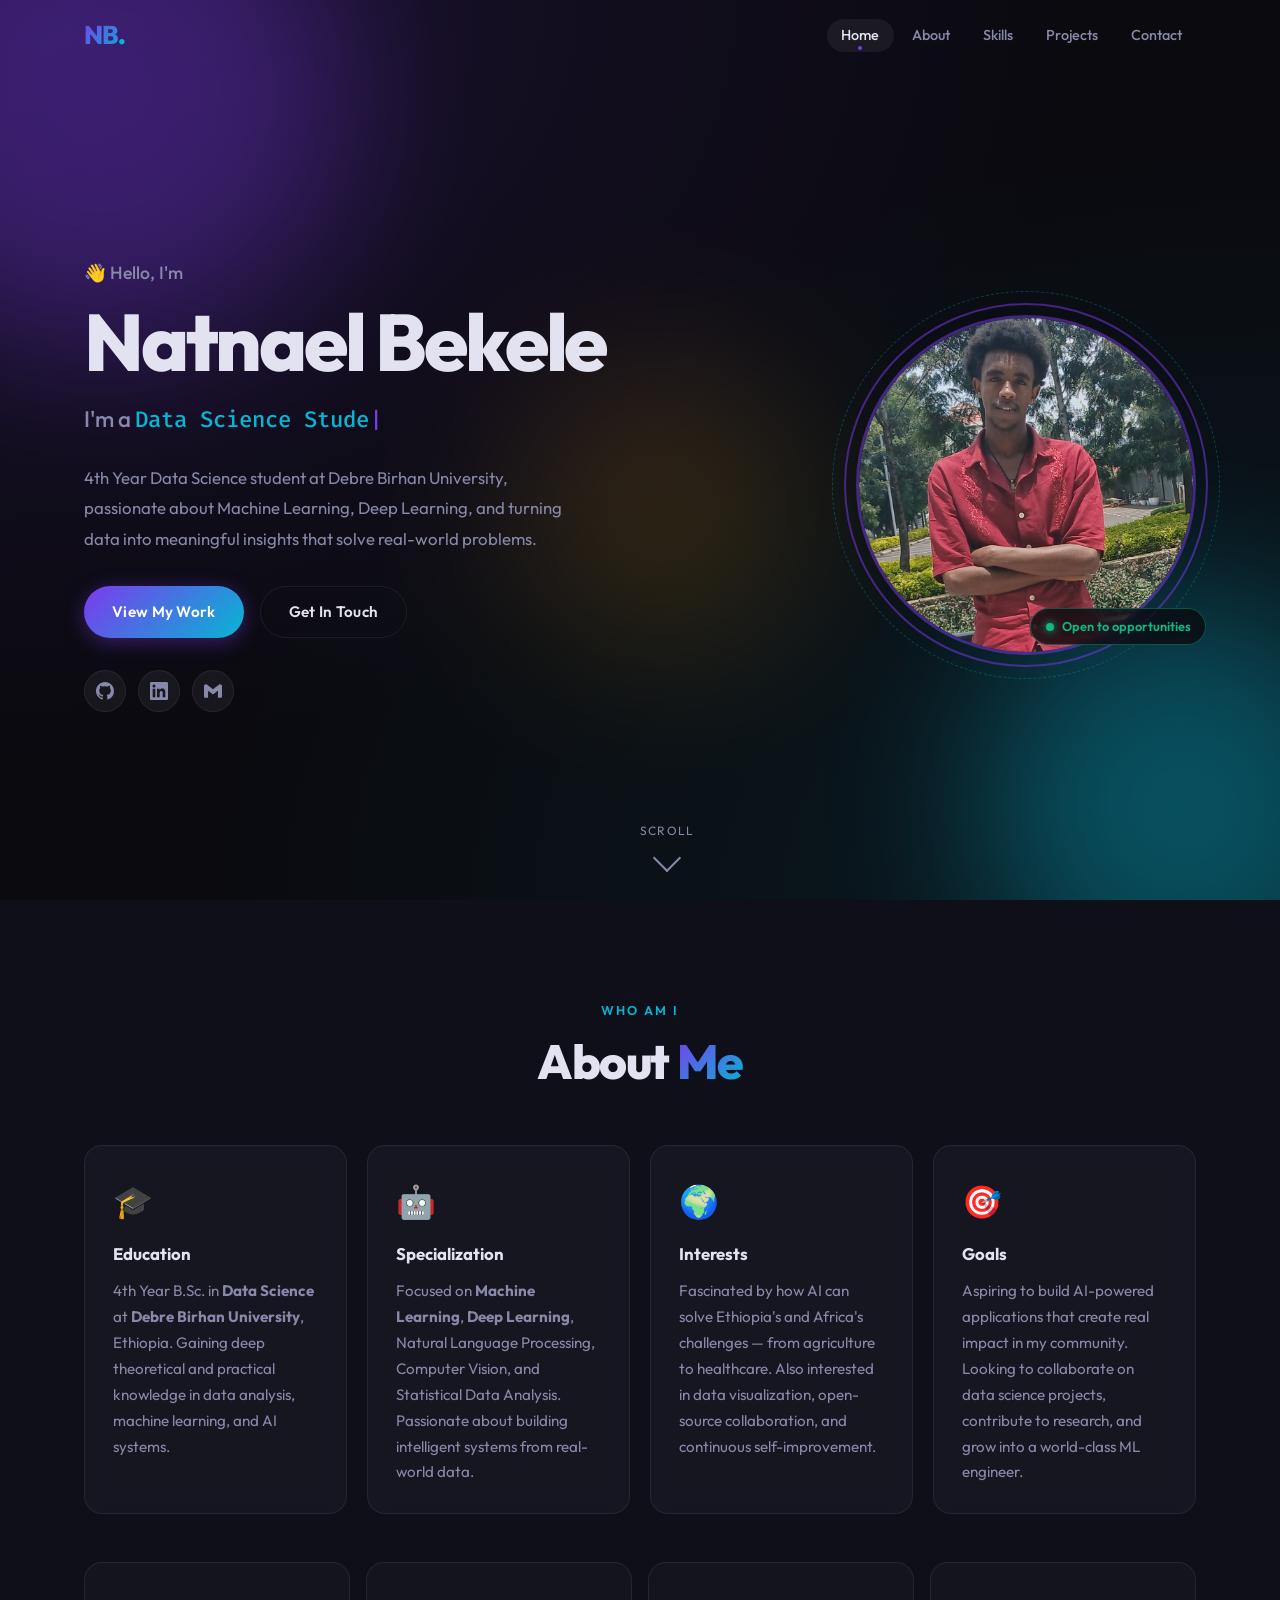
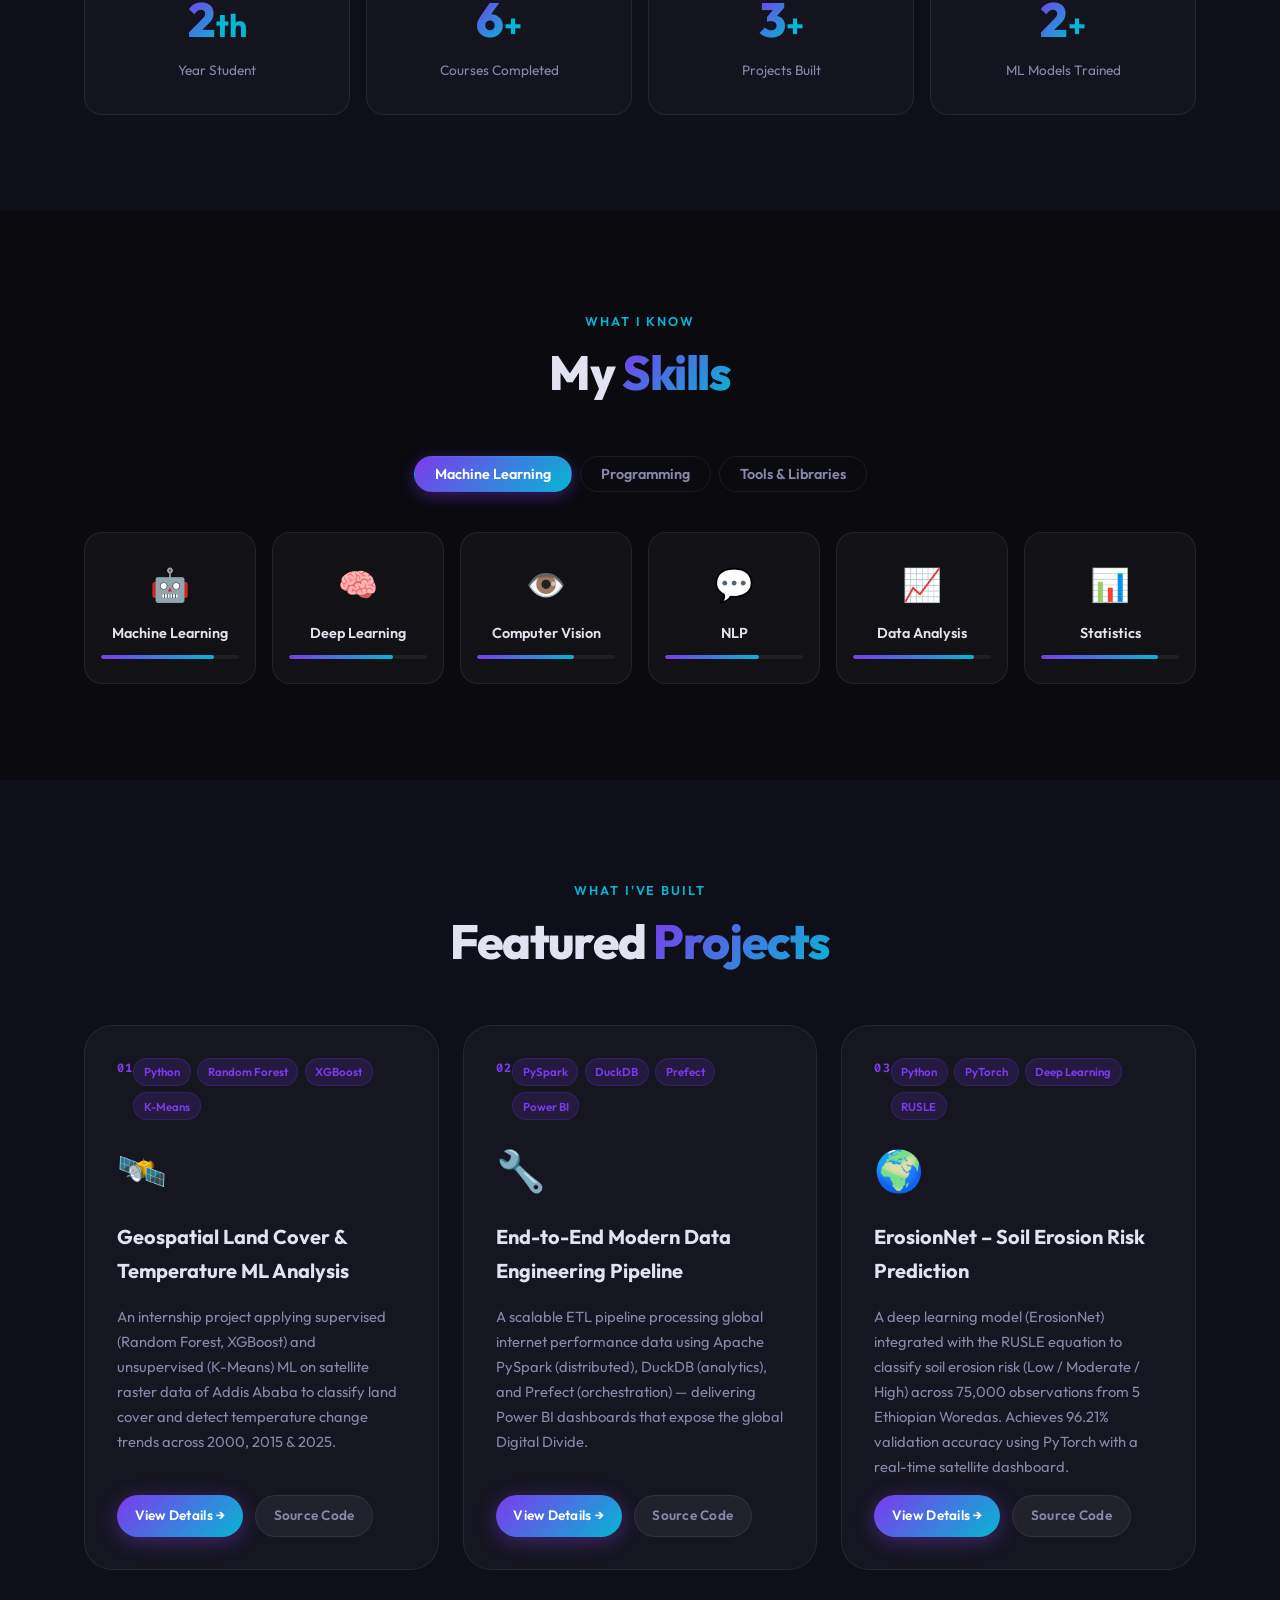
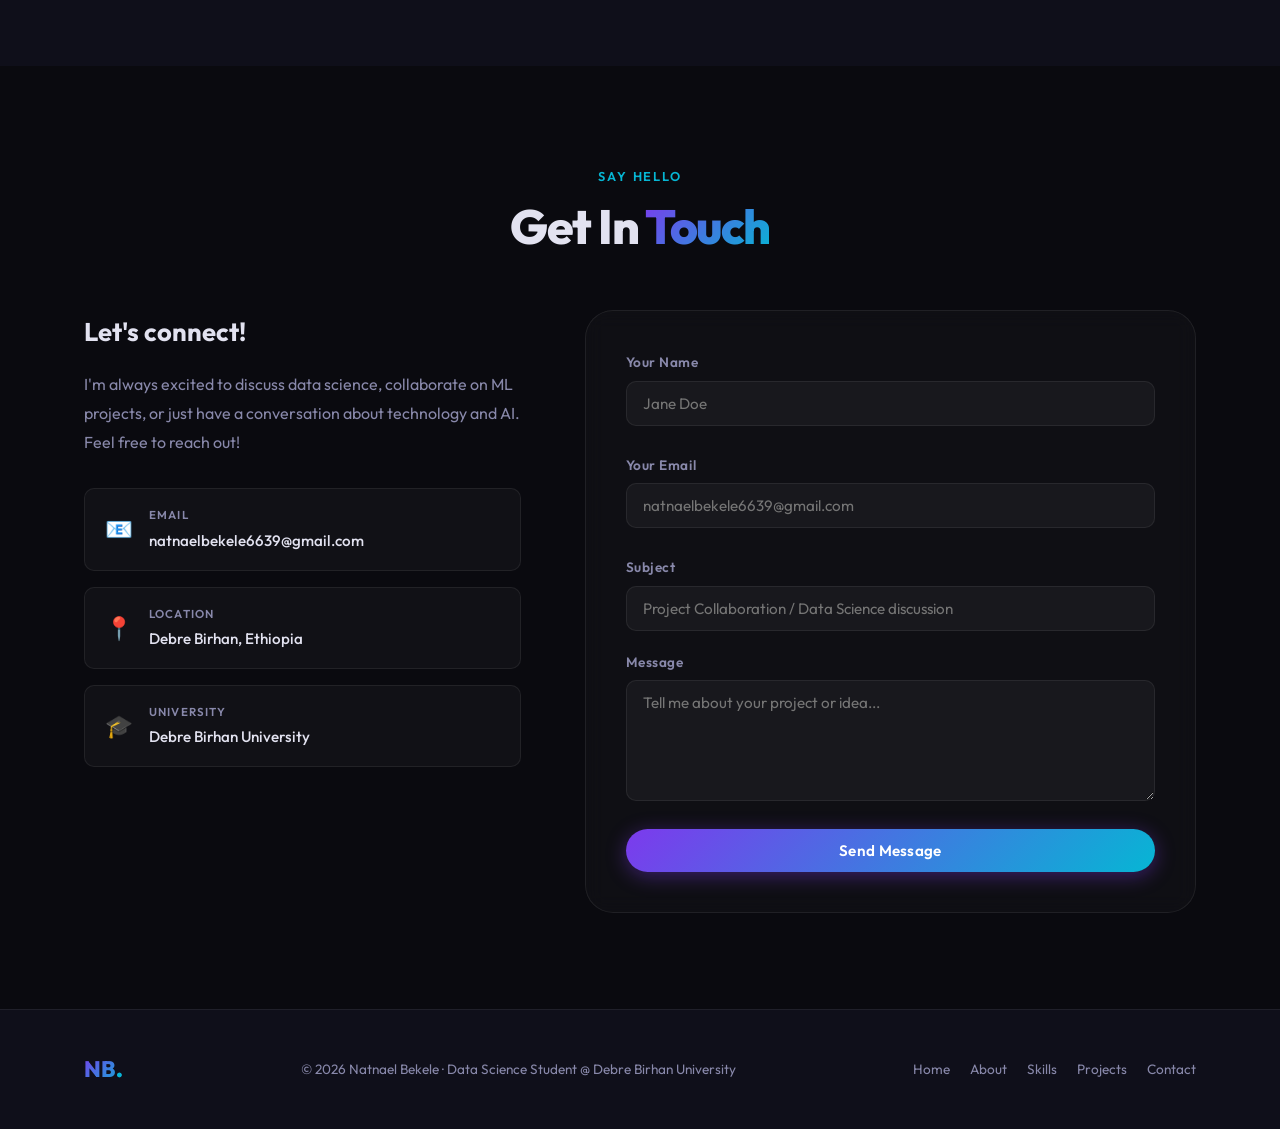
<file: index.html>
<!DOCTYPE html>
<html lang="en">
<head>
  <meta charset="UTF-8" />
  <meta name="viewport" content="width=device-width, initial-scale=1.0" />
  <meta name="description" content="Natnael Bekele – Data Science Student at Debre Birhan University. Machine Learning, Deep Learning, AI enthusiast." />
  <title>Natnael Bekele | Data Science Portfolio</title>
  <link rel="preconnect" href="https://fonts.googleapis.com" />
  <link rel="preconnect" href="https://fonts.gstatic.com" crossorigin />
  <link href="https://fonts.googleapis.com/css2?family=Outfit:wght@300;400;500;600;700;800&family=Fira+Code:wght@400;500&display=swap" rel="stylesheet" />
  <link rel="stylesheet" href="style.css" />
</head>
<body>

  <!-- ===== NAVBAR ===== -->
  <nav class="navbar" id="navbar">
    <div class="nav-container">
      <a href="#home" class="nav-logo">NB<span class="dot">.</span></a>
      <ul class="nav-links" id="nav-links">
        <li><a href="#home"     class="nav-link active" id="nav-home">Home</a></li>
        <li><a href="#about"    class="nav-link" id="nav-about">About</a></li>
        <li><a href="#skills"   class="nav-link" id="nav-skills">Skills</a></li>
        <li><a href="#projects" class="nav-link" id="nav-projects">Projects</a></li>
        <li><a href="#contact"  class="nav-link" id="nav-contact">Contact</a></li>
      </ul>
      <button class="hamburger" id="hamburger" aria-label="Toggle menu">
        <span></span><span></span><span></span>
      </button>
    </div>
  </nav>

  <!-- ===== HERO / HOME ===== -->
  <section class="hero" id="home">
    <div class="hero-bg">
      <div class="orb orb-1"></div>
      <div class="orb orb-2"></div>
      <div class="orb orb-3"></div>
    </div>
    <div class="hero-content">
      <div class="hero-text">
        <p class="hero-greeting">👋 Hello, I'm</p>
        <h1 class="hero-name">Natnael Bekele</h1>
        <div class="hero-title-wrapper">
          <span class="hero-title-static">I'm a </span>
          <span class="hero-title-dynamic" id="dynamic-title"></span>
          <span class="cursor-blink">|</span>
        </div>
        <p class="hero-description">
          4th Year Data Science student at Debre Birhan University, passionate about
          Machine Learning, Deep Learning, and turning data into meaningful insights
          that solve real-world problems.
        </p>
        <div class="hero-cta">
          <a href="#projects" class="btn btn-primary" id="hero-projects-btn">View My Work</a>
          <a href="#contact"  class="btn btn-outline" id="hero-contact-btn">Get In Touch</a>
        </div>
        <div class="hero-social">
          <a href="https://github.com" target="_blank" rel="noopener" class="social-link" id="social-github" aria-label="GitHub">
            <svg viewBox="0 0 24 24" fill="currentColor"><path d="M12 0C5.37 0 0 5.37 0 12c0 5.31 3.435 9.795 8.205 11.385.6.105.825-.255.825-.57 0-.285-.015-1.23-.015-2.235-3.015.555-3.795-.735-4.035-1.41-.135-.345-.72-1.41-1.23-1.695-.42-.225-1.02-.78-.015-.795.945-.015 1.62.87 1.845 1.23 1.08 1.815 2.805 1.305 3.495.99.105-.78.42-1.305.765-1.605-2.67-.3-5.46-1.335-5.46-5.925 0-1.305.465-2.385 1.23-3.225-.12-.3-.54-1.53.12-3.18 0 0 1.005-.315 3.3 1.23.96-.27 1.98-.405 3-.405s2.04.135 3 .405c2.295-1.56 3.3-1.23 3.3-1.23.66 1.65.24 2.88.12 3.18.765.84 1.23 1.905 1.23 3.225 0 4.605-2.805 5.625-5.475 5.925.435.375.81 1.095.81 2.22 0 1.605-.015 2.895-.015 3.3 0 .315.225.69.825.57A12.02 12.02 0 0 0 24 12c0-6.63-5.37-12-12-12z"/></svg>
          </a>
          <a href="https://linkedin.com" target="_blank" rel="noopener" class="social-link" id="social-linkedin" aria-label="LinkedIn">
            <svg viewBox="0 0 24 24" fill="currentColor"><path d="M20.447 20.452h-3.554v-5.569c0-1.328-.027-3.037-1.852-3.037-1.853 0-2.136 1.445-2.136 2.939v5.667H9.351V9h3.414v1.561h.046c.477-.9 1.637-1.85 3.37-1.85 3.601 0 4.267 2.37 4.267 5.455v6.286zM5.337 7.433a2.062 2.062 0 0 1-2.063-2.065 2.064 2.064 0 1 1 2.063 2.065zm1.782 13.019H3.555V9h3.564v11.452zM22.225 0H1.771C.792 0 0 .774 0 1.729v20.542C0 23.227.792 24 1.771 24h20.451C23.2 24 24 23.227 24 22.271V1.729C24 .774 23.2 0 22.222 0h.003z"/></svg>
          </a>
          <a href="mailto:natnaelbekele6639@gmail.com" class="social-link" id="social-email" aria-label="Email">
            <svg viewBox="0 0 24 24" fill="currentColor"><path d="M24 5.457v13.909c0 .904-.732 1.636-1.636 1.636h-3.819V11.73L12 16.64l-6.545-4.91v9.273H1.636A1.636 1.636 0 0 1 0 19.366V5.457c0-2.023 2.309-3.178 3.927-1.964L5.455 4.64 12 9.548l6.545-4.91 1.528-1.145C21.69 2.28 24 3.434 24 5.457z"/></svg>
          </a>
        </div>
      </div>
      <div class="hero-image-wrapper">
        <div class="hero-image-ring"></div>
        <div class="hero-image-ring ring-2"></div>
        <img src="image/natnael.jpg" alt="Natnael Bekele - Profile Picture" class="hero-image" id="profile-img" />
        <div class="hero-badge">
          <span class="badge-dot"></span>
          <span>Open to opportunities</span>
        </div>
      </div>
    </div>
    <div class="scroll-indicator" id="scroll-indicator">
      <span>Scroll</span>
      <div class="scroll-arrow"></div>
    </div>
  </section>

  <!-- ===== ABOUT ===== -->
  <section class="section about-section" id="about">
    <div class="container">
      <div class="section-header">
        <span class="section-label">Who Am I</span>
        <h2 class="section-title">About <span class="gradient-text">Me</span></h2>
      </div>
      <div class="about-grid">
        <div class="about-card reveal">
          <div class="card-icon">🎓</div>
          <h3>Education</h3>
          <p>4th Year B.Sc. in <strong>Data Science</strong> at <strong>Debre Birhan University</strong>, Ethiopia. Gaining deep theoretical and practical knowledge in data analysis, machine learning, and AI systems.</p>
        </div>
        <div class="about-card reveal">
          <div class="card-icon">🤖</div>
          <h3>Specialization</h3>
          <p>Focused on <strong>Machine Learning</strong>, <strong>Deep Learning</strong>, Natural Language Processing, Computer Vision, and Statistical Data Analysis. Passionate about building intelligent systems from real-world data.</p>
        </div>
        <div class="about-card reveal">
          <div class="card-icon">🌍</div>
          <h3>Interests</h3>
          <p>Fascinated by how AI can solve Ethiopia's and Africa's challenges — from agriculture to healthcare. Also interested in data visualization, open-source collaboration, and continuous self-improvement.</p>
        </div>
        <div class="about-card reveal">
          <div class="card-icon">🎯</div>
          <h3>Goals</h3>
          <p>Aspiring to build AI-powered applications that create real impact in my community. Looking to collaborate on data science projects, contribute to research, and grow into a world-class ML engineer.</p>
        </div>
      </div>
      <div class="about-stats reveal">
        <div class="stat-item">
          <span class="stat-number" data-target="4">0</span><span class="stat-plus">th</span>
          <span class="stat-label">Year Student</span>
        </div>
        <div class="stat-item">
          <span class="stat-number" data-target="10">0</span><span class="stat-plus">+</span>
          <span class="stat-label">Courses Completed</span>
        </div>
        <div class="stat-item">
          <span class="stat-number" data-target="5">0</span><span class="stat-plus">+</span>
          <span class="stat-label">Projects Built</span>
        </div>
        <div class="stat-item">
          <span class="stat-number" data-target="3">0</span><span class="stat-plus">+</span>
          <span class="stat-label">ML Models Trained</span>
        </div>
      </div>
    </div>
  </section>

  <!-- ===== SKILLS ===== -->
  <section class="section skills-section" id="skills">
    <div class="container">
      <div class="section-header">
        <span class="section-label">What I Know</span>
        <h2 class="section-title">My <span class="gradient-text">Skills</span></h2>
      </div>
      <div class="skills-categories reveal">
        <button class="skill-tab active" id="tab-ml"   data-tab="ml">Machine Learning</button>
        <button class="skill-tab"        id="tab-prog" data-tab="prog">Programming</button>
        <button class="skill-tab"        id="tab-tools" data-tab="tools">Tools & Libraries</button>
      </div>
      <div class="skills-grid" id="skills-grid"></div>
    </div>
  </section>

  <!-- ===== PROJECTS ===== -->
  <section class="section projects-section" id="projects">
    <div class="container">
      <div class="section-header">
        <span class="section-label">What I've Built</span>
        <h2 class="section-title">Featured <span class="gradient-text">Projects</span></h2>
      </div>
      <div class="projects-grid">

        <article class="project-card reveal" id="project-card-1">
          <div class="project-card-top">
            <div class="project-number">01</div>
            <div class="project-tags">
              <span class="tag">Python</span>
              <span class="tag">Random Forest</span>
              <span class="tag">XGBoost</span>
              <span class="tag">K-Means</span>
            </div>
          </div>
          <div class="project-icon-wrap">🛰️</div>
          <h3 class="project-title">Geospatial Land Cover &amp; Temperature ML Analysis</h3>
          <p class="project-desc">An internship project applying supervised (Random Forest, XGBoost) and unsupervised (K-Means) ML on satellite raster data of Addis Ababa to classify land cover and detect temperature change trends across 2000, 2015 &amp; 2025.</p>
          <div class="project-card-footer">
            <a href="project/project1.html" class="btn btn-sm btn-primary" id="project1-details-btn">View Details →</a>
            <a href="https://github.com/natib1621/Geospatial-Land-Cover-Classification-Temperature-Change-Detection" target="_blank" rel="noopener" class="btn btn-sm btn-ghost" id="project1-code-btn">Source Code</a>
          </div>
        </article>

        <article class="project-card reveal" id="project-card-2">
          <div class="project-card-top">
            <div class="project-number">02</div>
            <div class="project-tags">
              <span class="tag">PySpark</span>
              <span class="tag">DuckDB</span>
              <span class="tag">Prefect</span>
              <span class="tag">Power BI</span>
            </div>
          </div>
          <div class="project-icon-wrap">🔧</div>
          <h3 class="project-title">End-to-End Modern Data Engineering Pipeline</h3>
          <p class="project-desc">A scalable ETL pipeline processing global internet performance data using Apache PySpark (distributed), DuckDB (analytics), and Prefect (orchestration) — delivering Power BI dashboards that expose the global Digital Divide.</p>
          <div class="project-card-footer">
            <a href="project/project2.html" class="btn btn-sm btn-primary" id="project2-details-btn">View Details →</a>
            <a href="https://github.com/natib1621/End-to-End-Modern-data-Engineering-pipeline-Pyspark-DuckDB-Power-BI" target="_blank" rel="noopener" class="btn btn-sm btn-ghost" id="project2-code-btn">Source Code</a>
          </div>
        </article>

        <article class="project-card reveal" id="project-card-3">
          <div class="project-card-top">
            <div class="project-number">03</div>
            <div class="project-tags">
              <span class="tag">Python</span>
              <span class="tag">PyTorch</span>
              <span class="tag">Deep Learning</span>
              <span class="tag">RUSLE</span>
            </div>
          </div>
          <div class="project-icon-wrap">🌍</div>
          <h3 class="project-title">ErosionNet – Soil Erosion Risk Prediction</h3>
          <p class="project-desc">A deep learning model (ErosionNet) integrated with the RUSLE equation to classify soil erosion risk (Low / Moderate / High) across 75,000 observations from 5 Ethiopian Woredas. Achieves 96.21% validation accuracy using PyTorch with a real-time satellite dashboard.</p>
          <div class="project-card-footer">
            <a href="project/project3.html" class="btn btn-sm btn-primary" id="project3-details-btn">View Details →</a>
            <a href="https://github.com/natib1621/ErosionNet-Soil-Erosion-Risk-Prediction-Using-Deep-Learning" target="_blank" rel="noopener" class="btn btn-sm btn-ghost" id="project3-code-btn">Source Code</a>
          </div>
        </article>

      </div>
    </div>
  </section>

  <!-- ===== CONTACT ===== -->
  <section class="section contact-section" id="contact">
    <div class="container">
      <div class="section-header">
        <span class="section-label">Say Hello</span>
        <h2 class="section-title">Get In <span class="gradient-text">Touch</span></h2>
      </div>
      <div class="contact-wrapper">
        <div class="contact-info reveal">
          <h3>Let's connect!</h3>
          <p>I'm always excited to discuss data science, collaborate on ML projects, or just have a conversation about technology and AI. Feel free to reach out!</p>
          <div class="contact-details">
            <div class="contact-detail-item">
              <div class="contact-detail-icon">📧</div>
              <div>
                <span class="contact-detail-label">Email</span>
                <span class="contact-detail-value">natnaelbekele6639@gmail.com</span>
              </div>
            </div>
            <div class="contact-detail-item">
              <div class="contact-detail-icon">📍</div>
              <div>
                <span class="contact-detail-label">Location</span>
                <span class="contact-detail-value">Debre Birhan, Ethiopia</span>
              </div>
            </div>
            <div class="contact-detail-item">
              <div class="contact-detail-icon">🎓</div>
              <div>
                <span class="contact-detail-label">University</span>
                <span class="contact-detail-value">Debre Birhan University</span>
              </div>
            </div>
          </div>
        </div>
        <form class="contact-form reveal" id="contact-form" novalidate>
          <div class="form-group">
            <label for="contact-name">Your Name</label>
            <input type="text" id="contact-name" name="name" placeholder="Jane Doe" autocomplete="name" required />
            <span class="form-error" id="error-name"></span>
          </div>
          <div class="form-group">
            <label for="contact-email">Your Email</label>
            <input type="email" id="contact-email" name="email" placeholder="natnaelbekele6639@gmail.com" autocomplete="email" required />
            <span class="form-error" id="error-email"></span>
          </div>
          <div class="form-group">
            <label for="contact-subject">Subject</label>
            <input type="text" id="contact-subject" name="subject" placeholder="Project Collaboration / Data Science discussion" />
          </div>
          <div class="form-group">
            <label for="contact-message">Message</label>
            <textarea id="contact-message" name="message" rows="5" placeholder="Tell me about your project or idea..." required></textarea>
            <span class="form-error" id="error-message"></span>
          </div>
          <button type="submit" class="btn btn-primary btn-full" id="submit-btn">
            <span id="btn-text">Send Message</span>
            <span id="btn-loader" class="hidden">Sending…</span>
          </button>
          <div class="form-success hidden" id="form-success">
            <span>🎉</span> Message sent! I'll get back to you soon.
          </div>
        </form>
      </div>
    </div>
  </section>

  <!-- ===== FOOTER ===== -->
  <footer class="footer">
    <div class="container">
      <div class="footer-content">
        <p class="footer-logo">NB<span class="dot">.</span></p>
        <p class="footer-copy">© 2026 Natnael Bekele · Data Science Student @ Debre Birhan University</p>
        <div class="footer-links">
          <a href="#home">Home</a>
          <a href="#about">About</a>
          <a href="#skills">Skills</a>
          <a href="#projects">Projects</a>
          <a href="#contact">Contact</a>
        </div>
      </div>
    </div>
  </footer>

  <button class="back-to-top" id="back-to-top" aria-label="Back to top">↑</button>
  <script src="script.js"></script>
</body>
</html>
</file>
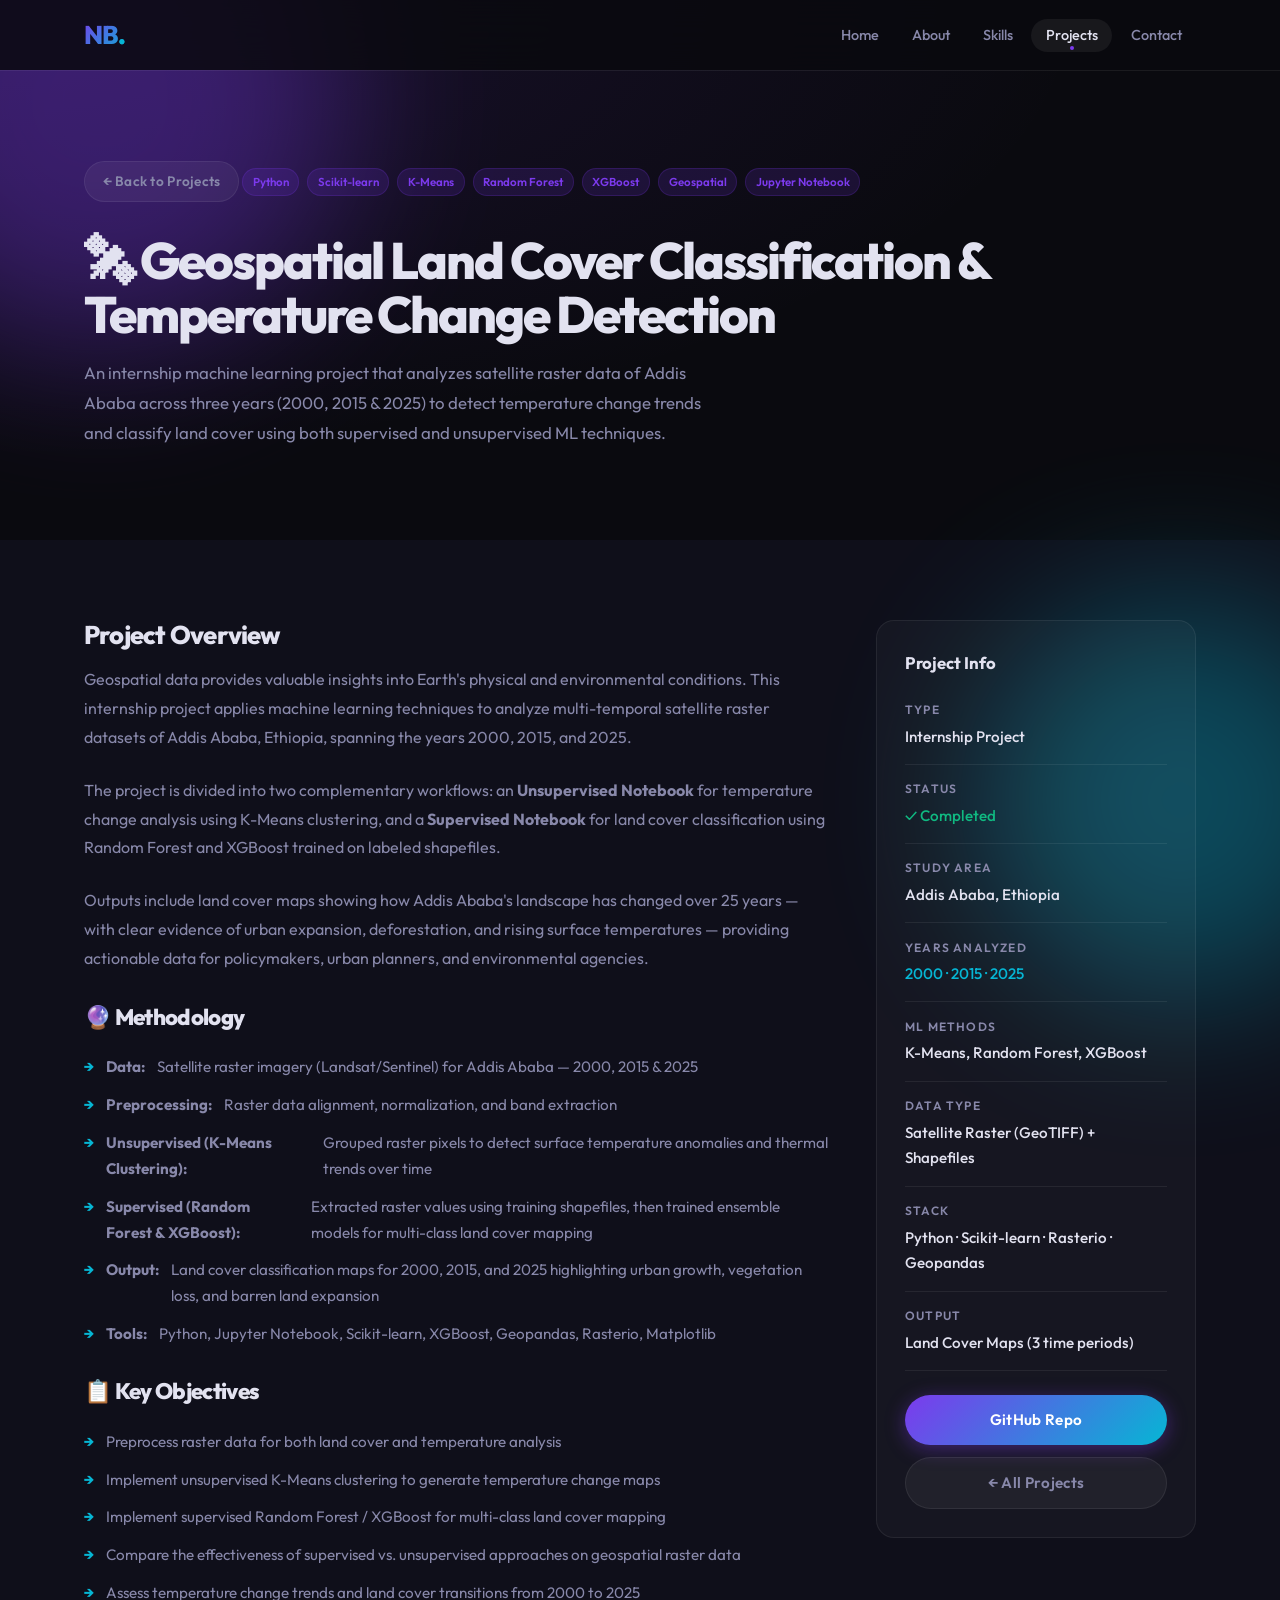
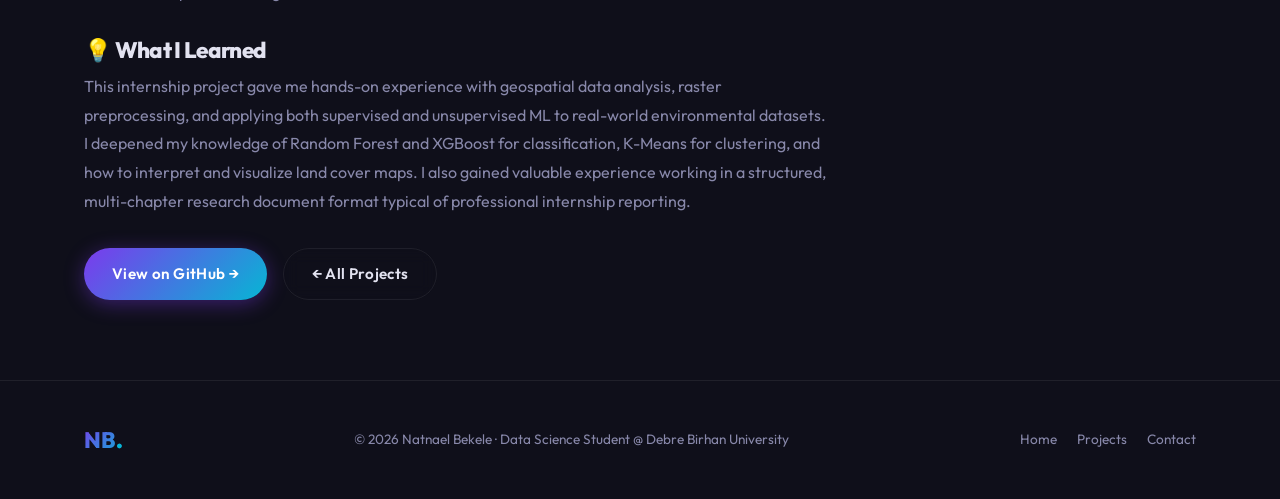
<file: project/project1.html>
<!DOCTYPE html>
<html lang="en">
<head>
  <meta charset="UTF-8" />
  <meta name="viewport" content="width=device-width, initial-scale=1.0" />
  <meta name="description" content="Geospatial Land Cover Classification & Temperature Change Detection – Internship ML Project by Natnael Bekele." />
  <title>Geospatial ML Analysis | Natnael Bekele</title>
  <link rel="preconnect" href="https://fonts.googleapis.com" />
  <link rel="preconnect" href="https://fonts.gstatic.com" crossorigin />
  <link href="https://fonts.googleapis.com/css2?family=Outfit:wght@300;400;500;600;700;800&family=Fira+Code:wght@400;500&display=swap" rel="stylesheet" />
  <link rel="stylesheet" href="../style.css" />
</head>
<body>

  <nav class="navbar scrolled" id="navbar">
    <div class="nav-container">
      <a href="../index.html#home" class="nav-logo">NB<span class="dot">.</span></a>
      <ul class="nav-links" id="nav-links">
        <li><a href="../index.html#home"     class="nav-link">Home</a></li>
        <li><a href="../index.html#about"    class="nav-link">About</a></li>
        <li><a href="../index.html#skills"   class="nav-link">Skills</a></li>
        <li><a href="../index.html#projects" class="nav-link active">Projects</a></li>
        <li><a href="../index.html#contact"  class="nav-link">Contact</a></li>
      </ul>
      <button class="hamburger" id="hamburger" aria-label="Toggle menu">
        <span></span><span></span><span></span>
      </button>
    </div>
  </nav>

  <section class="project-page-hero">
    <div class="hero-bg">
      <div class="orb orb-1"></div>
      <div class="orb orb-2"></div>
    </div>
    <div class="container" style="position:relative;z-index:1;width:100%;padding-block:4rem">
      <a href="../index.html#projects" class="btn btn-ghost btn-sm" style="margin-bottom:2rem;display:inline-flex">&#8592; Back to Projects</a>
      <div class="project-detail-badge">
        <span class="tag">Python</span>
        <span class="tag">Scikit-learn</span>
        <span class="tag">K-Means</span>
        <span class="tag">Random Forest</span>
        <span class="tag">XGBoost</span>
        <span class="tag">Geospatial</span>
        <span class="tag">Jupyter Notebook</span>
      </div>
      <h1 class="hero-name" style="font-size:clamp(1.8rem,4.5vw,3.2rem)">&#128752; Geospatial Land Cover Classification &amp; Temperature Change Detection</h1>
      <p style="color:var(--clr-muted);max-width:620px;font-size:1.05rem;line-height:1.8;margin-top:1rem">
        An internship machine learning project that analyzes satellite raster data of Addis Ababa
        across three years (2000, 2015 &amp; 2025) to detect temperature change trends and classify
        land cover using both supervised and unsupervised ML techniques.
      </p>
    </div>
  </section>

  <section class="project-page-content">
    <div class="container">
      <div class="project-page-grid">
        <div>
          <h2 class="section-title" style="font-size:1.6rem;margin-bottom:1rem">Project Overview</h2>
          <p style="color:var(--clr-muted);line-height:1.8;margin-bottom:1.5rem">
            Geospatial data provides valuable insights into Earth's physical and environmental
            conditions. This internship project applies machine learning techniques to analyze
            multi-temporal satellite raster datasets of Addis Ababa, Ethiopia, spanning the years
            2000, 2015, and 2025.
          </p>
          <p style="color:var(--clr-muted);line-height:1.8;margin-bottom:1.5rem">
            The project is divided into two complementary workflows:
            an <strong>Unsupervised Notebook</strong> for temperature change analysis
            using K-Means clustering, and a <strong>Supervised Notebook</strong> for
            land cover classification using Random Forest and XGBoost trained on labeled shapefiles.
          </p>
          <p style="color:var(--clr-muted);line-height:1.8">
            Outputs include land cover maps showing how Addis Ababa's landscape has changed over
            25 years — with clear evidence of urban expansion, deforestation, and rising surface
            temperatures — providing actionable data for policymakers, urban planners, and
            environmental agencies.
          </p>

          <h2 class="section-title" style="font-size:1.4rem;margin-block:2rem 0.5rem">&#128302; Methodology</h2>
          <ul class="feature-list">
            <li><strong>Data:</strong> Satellite raster imagery (Landsat/Sentinel) for Addis Ababa — 2000, 2015 &amp; 2025</li>
            <li><strong>Preprocessing:</strong> Raster data alignment, normalization, and band extraction</li>
            <li><strong>Unsupervised (K-Means Clustering):</strong> Grouped raster pixels to detect surface temperature anomalies and thermal trends over time</li>
            <li><strong>Supervised (Random Forest &amp; XGBoost):</strong> Extracted raster values using training shapefiles, then trained ensemble models for multi-class land cover mapping</li>
            <li><strong>Output:</strong> Land cover classification maps for 2000, 2015, and 2025 highlighting urban growth, vegetation loss, and barren land expansion</li>
            <li><strong>Tools:</strong> Python, Jupyter Notebook, Scikit-learn, XGBoost, Geopandas, Rasterio, Matplotlib</li>
          </ul>

          <h2 class="section-title" style="font-size:1.4rem;margin-block:2rem 0.5rem">&#128203; Key Objectives</h2>
          <ul class="feature-list">
            <li>Preprocess raster data for both land cover and temperature analysis</li>
            <li>Implement unsupervised K-Means clustering to generate temperature change maps</li>
            <li>Implement supervised Random Forest / XGBoost for multi-class land cover mapping</li>
            <li>Compare the effectiveness of supervised vs. unsupervised approaches on geospatial raster data</li>
            <li>Assess temperature change trends and land cover transitions from 2000 to 2025</li>
          </ul>

          <h2 class="section-title" style="font-size:1.4rem;margin-block:2rem 0.5rem">&#128161; What I Learned</h2>
          <p style="color:var(--clr-muted);line-height:1.8;margin-bottom:1rem">
            This internship project gave me hands-on experience with geospatial data analysis,
            raster preprocessing, and applying both supervised and unsupervised ML to real-world
            environmental datasets. I deepened my knowledge of Random Forest and XGBoost for
            classification, K-Means for clustering, and how to interpret and visualize land cover
            maps. I also gained valuable experience working in a structured, multi-chapter
            research document format typical of professional internship reporting.
          </p>

          <div style="display:flex;gap:1rem;margin-top:2rem;flex-wrap:wrap">
            <a href="https://github.com/natib1621/Geospatial-Land-Cover-Classification-Temperature-Change-Detection" target="_blank" rel="noopener" class="btn btn-primary">View on GitHub &#8594;</a>
            <a href="../index.html#projects" class="btn btn-outline">&#8592; All Projects</a>
          </div>
        </div>

        <aside class="project-sidebar-card">
          <h3 style="font-size:1.05rem;font-weight:700;margin-bottom:.5rem">Project Info</h3>
          <div class="sidebar-info-item">
            <span class="sidebar-label">Type</span>
            <span class="sidebar-value">Internship Project</span>
          </div>
          <div class="sidebar-info-item">
            <span class="sidebar-label">Status</span>
            <span class="sidebar-value" style="color:#10b981">&#10003; Completed</span>
          </div>
          <div class="sidebar-info-item">
            <span class="sidebar-label">Study Area</span>
            <span class="sidebar-value">Addis Ababa, Ethiopia</span>
          </div>
          <div class="sidebar-info-item">
            <span class="sidebar-label">Years Analyzed</span>
            <span class="sidebar-value" style="color:var(--clr-accent2)">2000 &middot; 2015 &middot; 2025</span>
          </div>
          <div class="sidebar-info-item">
            <span class="sidebar-label">ML Methods</span>
            <span class="sidebar-value">K-Means, Random Forest, XGBoost</span>
          </div>
          <div class="sidebar-info-item">
            <span class="sidebar-label">Data Type</span>
            <span class="sidebar-value">Satellite Raster (GeoTIFF) + Shapefiles</span>
          </div>
          <div class="sidebar-info-item">
            <span class="sidebar-label">Stack</span>
            <span class="sidebar-value">Python &middot; Scikit-learn &middot; Rasterio &middot; Geopandas</span>
          </div>
          <div class="sidebar-info-item">
            <span class="sidebar-label">Output</span>
            <span class="sidebar-value">Land Cover Maps (3 time periods)</span>
          </div>
          <div style="margin-top:1.5rem;display:flex;flex-direction:column;gap:.75rem">
            <a href="https://github.com/natib1621/Geospatial-Land-Cover-Classification-Temperature-Change-Detection" target="_blank" rel="noopener" class="btn btn-primary btn-full">GitHub Repo</a>
            <a href="../index.html#projects" class="btn btn-ghost btn-full">&#8592; All Projects</a>
          </div>
        </aside>
      </div>
    </div>
  </section>

  <footer class="footer">
    <div class="container">
      <div class="footer-content">
        <p class="footer-logo">NB<span class="dot">.</span></p>
        <p class="footer-copy">&#169; 2026 Natnael Bekele &middot; Data Science Student @ Debre Birhan University</p>
        <div class="footer-links">
          <a href="../index.html#home">Home</a>
          <a href="../index.html#projects">Projects</a>
          <a href="../index.html#contact">Contact</a>
        </div>
      </div>
    </div>
  </footer>

  <script>
    const hamburger = document.getElementById('hamburger');
    const navLinks  = document.getElementById('nav-links');
    hamburger?.addEventListener('click', () => {
      hamburger.classList.toggle('open');
      navLinks.classList.toggle('open');
    });
  </script>
</body>
</html>
</file>
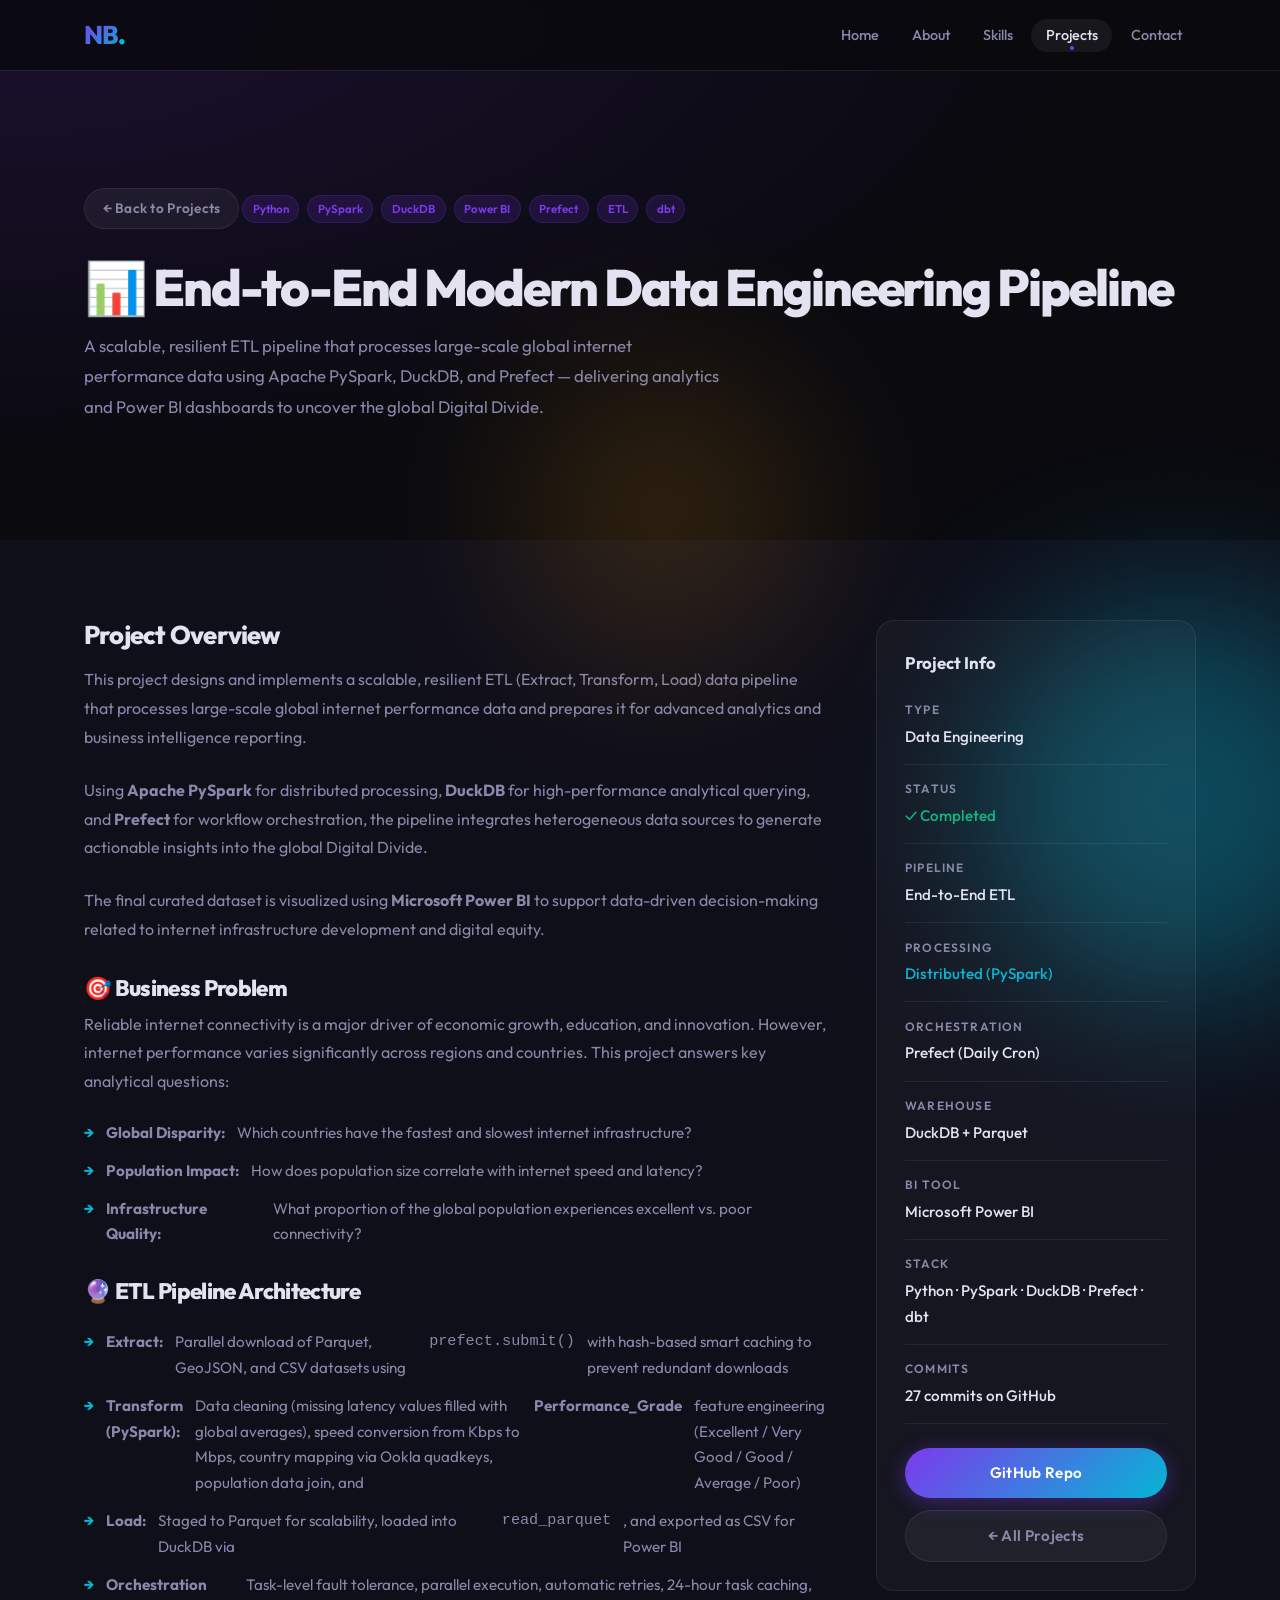
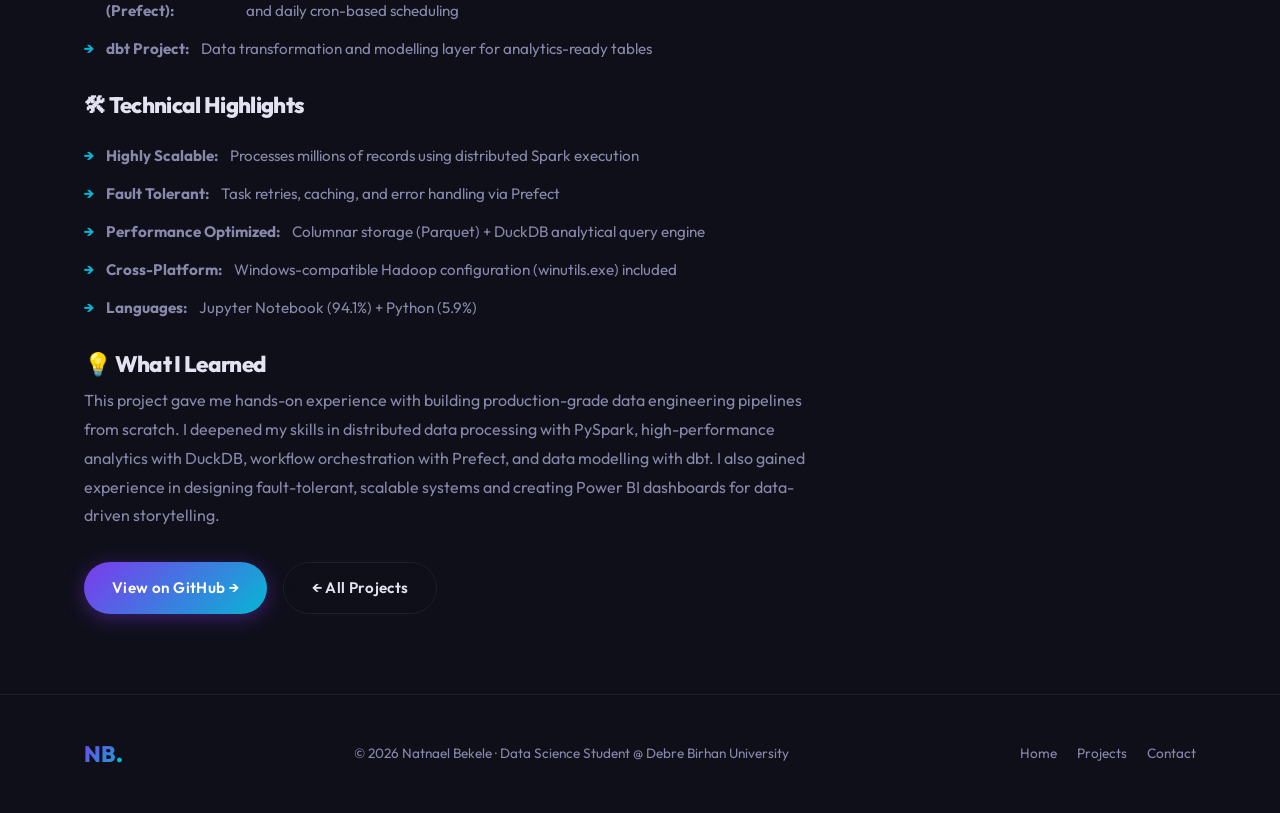
<file: project/project2.html>
<!DOCTYPE html>
<html lang="en">
<head>
  <meta charset="UTF-8" />
  <meta name="viewport" content="width=device-width, initial-scale=1.0" />
  <meta name="description" content="End-to-End Modern Data Engineering Pipeline – PySpark, DuckDB, Power BI project by Natnael Bekele." />
  <title>Data Engineering Pipeline | Natnael Bekele</title>
  <link rel="preconnect" href="https://fonts.googleapis.com" />
  <link rel="preconnect" href="https://fonts.gstatic.com" crossorigin />
  <link href="https://fonts.googleapis.com/css2?family=Outfit:wght@300;400;500;600;700;800&family=Fira+Code:wght@400;500&display=swap" rel="stylesheet" />
  <link rel="stylesheet" href="../style.css" />
</head>
<body>

  <nav class="navbar scrolled" id="navbar">
    <div class="nav-container">
      <a href="../index.html#home" class="nav-logo">NB<span class="dot">.</span></a>
      <ul class="nav-links" id="nav-links">
        <li><a href="../index.html#home"     class="nav-link">Home</a></li>
        <li><a href="../index.html#about"    class="nav-link">About</a></li>
        <li><a href="../index.html#skills"   class="nav-link">Skills</a></li>
        <li><a href="../index.html#projects" class="nav-link active">Projects</a></li>
        <li><a href="../index.html#contact"  class="nav-link">Contact</a></li>
      </ul>
      <button class="hamburger" id="hamburger" aria-label="Toggle menu">
        <span></span><span></span><span></span>
      </button>
    </div>
  </nav>

  <section class="project-page-hero">
    <div class="hero-bg">
      <div class="orb orb-2"></div>
      <div class="orb orb-3"></div>
    </div>
    <div class="container" style="position:relative;z-index:1;width:100%;padding-block:4rem">
      <a href="../index.html#projects" class="btn btn-ghost btn-sm" style="margin-bottom:2rem;display:inline-flex">&#8592; Back to Projects</a>
      <div class="project-detail-badge">
        <span class="tag">Python</span>
        <span class="tag">PySpark</span>
        <span class="tag">DuckDB</span>
        <span class="tag">Power BI</span>
        <span class="tag">Prefect</span>
        <span class="tag">ETL</span>
        <span class="tag">dbt</span>
      </div>
      <h1 class="hero-name" style="font-size:clamp(1.8rem,4.5vw,3.2rem)">&#128202; End-to-End Modern Data Engineering Pipeline</h1>
      <p style="color:var(--clr-muted);max-width:640px;font-size:1.05rem;line-height:1.8;margin-top:1rem">
        A scalable, resilient ETL pipeline that processes large-scale global internet
        performance data using Apache PySpark, DuckDB, and Prefect — delivering analytics
        and Power BI dashboards to uncover the global Digital Divide.
      </p>
    </div>
  </section>

  <section class="project-page-content">
    <div class="container">
      <div class="project-page-grid">
        <div>
          <h2 class="section-title" style="font-size:1.6rem;margin-bottom:1rem">Project Overview</h2>
          <p style="color:var(--clr-muted);line-height:1.8;margin-bottom:1.5rem">
            This project designs and implements a scalable, resilient ETL (Extract, Transform, Load)
            data pipeline that processes large-scale global internet performance data and prepares it
            for advanced analytics and business intelligence reporting.
          </p>
          <p style="color:var(--clr-muted);line-height:1.8;margin-bottom:1.5rem">
            Using <strong>Apache PySpark</strong> for distributed processing, <strong>DuckDB</strong>
            for high-performance analytical querying, and <strong>Prefect</strong> for workflow
            orchestration, the pipeline integrates heterogeneous data sources to generate actionable
            insights into the global Digital Divide.
          </p>
          <p style="color:var(--clr-muted);line-height:1.8">
            The final curated dataset is visualized using <strong>Microsoft Power BI</strong>
            to support data-driven decision-making related to internet infrastructure development
            and digital equity.
          </p>

          <h2 class="section-title" style="font-size:1.4rem;margin-block:2rem 0.5rem">&#127919; Business Problem</h2>
          <p style="color:var(--clr-muted);line-height:1.8;margin-bottom:1rem">
            Reliable internet connectivity is a major driver of economic growth, education, and innovation.
            However, internet performance varies significantly across regions and countries. This project
            answers key analytical questions:
          </p>
          <ul class="feature-list">
            <li><strong>Global Disparity:</strong> Which countries have the fastest and slowest internet infrastructure?</li>
            <li><strong>Population Impact:</strong> How does population size correlate with internet speed and latency?</li>
            <li><strong>Infrastructure Quality:</strong> What proportion of the global population experiences excellent vs. poor connectivity?</li>
          </ul>

          <h2 class="section-title" style="font-size:1.4rem;margin-block:2rem 0.5rem">&#128302; ETL Pipeline Architecture</h2>
          <ul class="feature-list">
            <li><strong>Extract:</strong> Parallel download of Parquet, GeoJSON, and CSV datasets using <code>prefect.submit()</code> with hash-based smart caching to prevent redundant downloads</li>
            <li><strong>Transform (PySpark):</strong> Data cleaning (missing latency values filled with global averages), speed conversion from Kbps to Mbps, country mapping via Ookla quadkeys, population data join, and <strong>Performance_Grade</strong> feature engineering (Excellent / Very Good / Good / Average / Poor)</li>
            <li><strong>Load:</strong> Staged to Parquet for scalability, loaded into DuckDB via <code>read_parquet</code>, and exported as CSV for Power BI</li>
            <li><strong>Orchestration (Prefect):</strong> Task-level fault tolerance, parallel execution, automatic retries, 24-hour task caching, and daily cron-based scheduling</li>
            <li><strong>dbt Project:</strong> Data transformation and modelling layer for analytics-ready tables</li>
          </ul>

          <h2 class="section-title" style="font-size:1.4rem;margin-block:2rem 0.5rem">&#128736; Technical Highlights</h2>
          <ul class="feature-list">
            <li><strong>Highly Scalable:</strong> Processes millions of records using distributed Spark execution</li>
            <li><strong>Fault Tolerant:</strong> Task retries, caching, and error handling via Prefect</li>
            <li><strong>Performance Optimized:</strong> Columnar storage (Parquet) + DuckDB analytical query engine</li>
            <li><strong>Cross-Platform:</strong> Windows-compatible Hadoop configuration (winutils.exe) included</li>
            <li><strong>Languages:</strong> Jupyter Notebook (94.1%) + Python (5.9%)</li>
          </ul>

          <h2 class="section-title" style="font-size:1.4rem;margin-block:2rem 0.5rem">&#128161; What I Learned</h2>
          <p style="color:var(--clr-muted);line-height:1.8;margin-bottom:1rem">
            This project gave me hands-on experience with building production-grade data engineering
            pipelines from scratch. I deepened my skills in distributed data processing with PySpark,
            high-performance analytics with DuckDB, workflow orchestration with Prefect, and data
            modelling with dbt. I also gained experience in designing fault-tolerant, scalable
            systems and creating Power BI dashboards for data-driven storytelling.
          </p>

          <div style="display:flex;gap:1rem;margin-top:2rem;flex-wrap:wrap">
            <a href="https://github.com/natib1621/End-to-End-Modern-data-Engineering-pipeline-Pyspark-DuckDB-Power-BI" target="_blank" rel="noopener" class="btn btn-primary">View on GitHub &#8594;</a>
            <a href="../index.html#projects" class="btn btn-outline">&#8592; All Projects</a>
          </div>
        </div>

        <aside class="project-sidebar-card">
          <h3 style="font-size:1.05rem;font-weight:700;margin-bottom:.5rem">Project Info</h3>
          <div class="sidebar-info-item">
            <span class="sidebar-label">Type</span>
            <span class="sidebar-value">Data Engineering</span>
          </div>
          <div class="sidebar-info-item">
            <span class="sidebar-label">Status</span>
            <span class="sidebar-value" style="color:#10b981">&#10003; Completed</span>
          </div>
          <div class="sidebar-info-item">
            <span class="sidebar-label">Pipeline</span>
            <span class="sidebar-value">End-to-End ETL</span>
          </div>
          <div class="sidebar-info-item">
            <span class="sidebar-label">Processing</span>
            <span class="sidebar-value" style="color:var(--clr-accent2)">Distributed (PySpark)</span>
          </div>
          <div class="sidebar-info-item">
            <span class="sidebar-label">Orchestration</span>
            <span class="sidebar-value">Prefect (Daily Cron)</span>
          </div>
          <div class="sidebar-info-item">
            <span class="sidebar-label">Warehouse</span>
            <span class="sidebar-value">DuckDB + Parquet</span>
          </div>
          <div class="sidebar-info-item">
            <span class="sidebar-label">BI Tool</span>
            <span class="sidebar-value">Microsoft Power BI</span>
          </div>
          <div class="sidebar-info-item">
            <span class="sidebar-label">Stack</span>
            <span class="sidebar-value">Python &middot; PySpark &middot; DuckDB &middot; Prefect &middot; dbt</span>
          </div>
          <div class="sidebar-info-item">
            <span class="sidebar-label">Commits</span>
            <span class="sidebar-value">27 commits on GitHub</span>
          </div>
          <div style="margin-top:1.5rem;display:flex;flex-direction:column;gap:.75rem">
            <a href="https://github.com/natib1621/End-to-End-Modern-data-Engineering-pipeline-Pyspark-DuckDB-Power-BI" target="_blank" rel="noopener" class="btn btn-primary btn-full">GitHub Repo</a>
            <a href="../index.html#projects" class="btn btn-ghost btn-full">&#8592; All Projects</a>
          </div>
        </aside>
      </div>
    </div>
  </section>

  <footer class="footer">
    <div class="container">
      <div class="footer-content">
        <p class="footer-logo">NB<span class="dot">.</span></p>
        <p class="footer-copy">&#169; 2026 Natnael Bekele &middot; Data Science Student @ Debre Birhan University</p>
        <div class="footer-links">
          <a href="../index.html#home">Home</a>
          <a href="../index.html#projects">Projects</a>
          <a href="../index.html#contact">Contact</a>
        </div>
      </div>
    </div>
  </footer>

  <script>
    const hamburger = document.getElementById('hamburger');
    const navLinks  = document.getElementById('nav-links');
    hamburger?.addEventListener('click', () => {
      hamburger.classList.toggle('open');
      navLinks.classList.toggle('open');
    });
  </script>
</body>
</html>
</file>
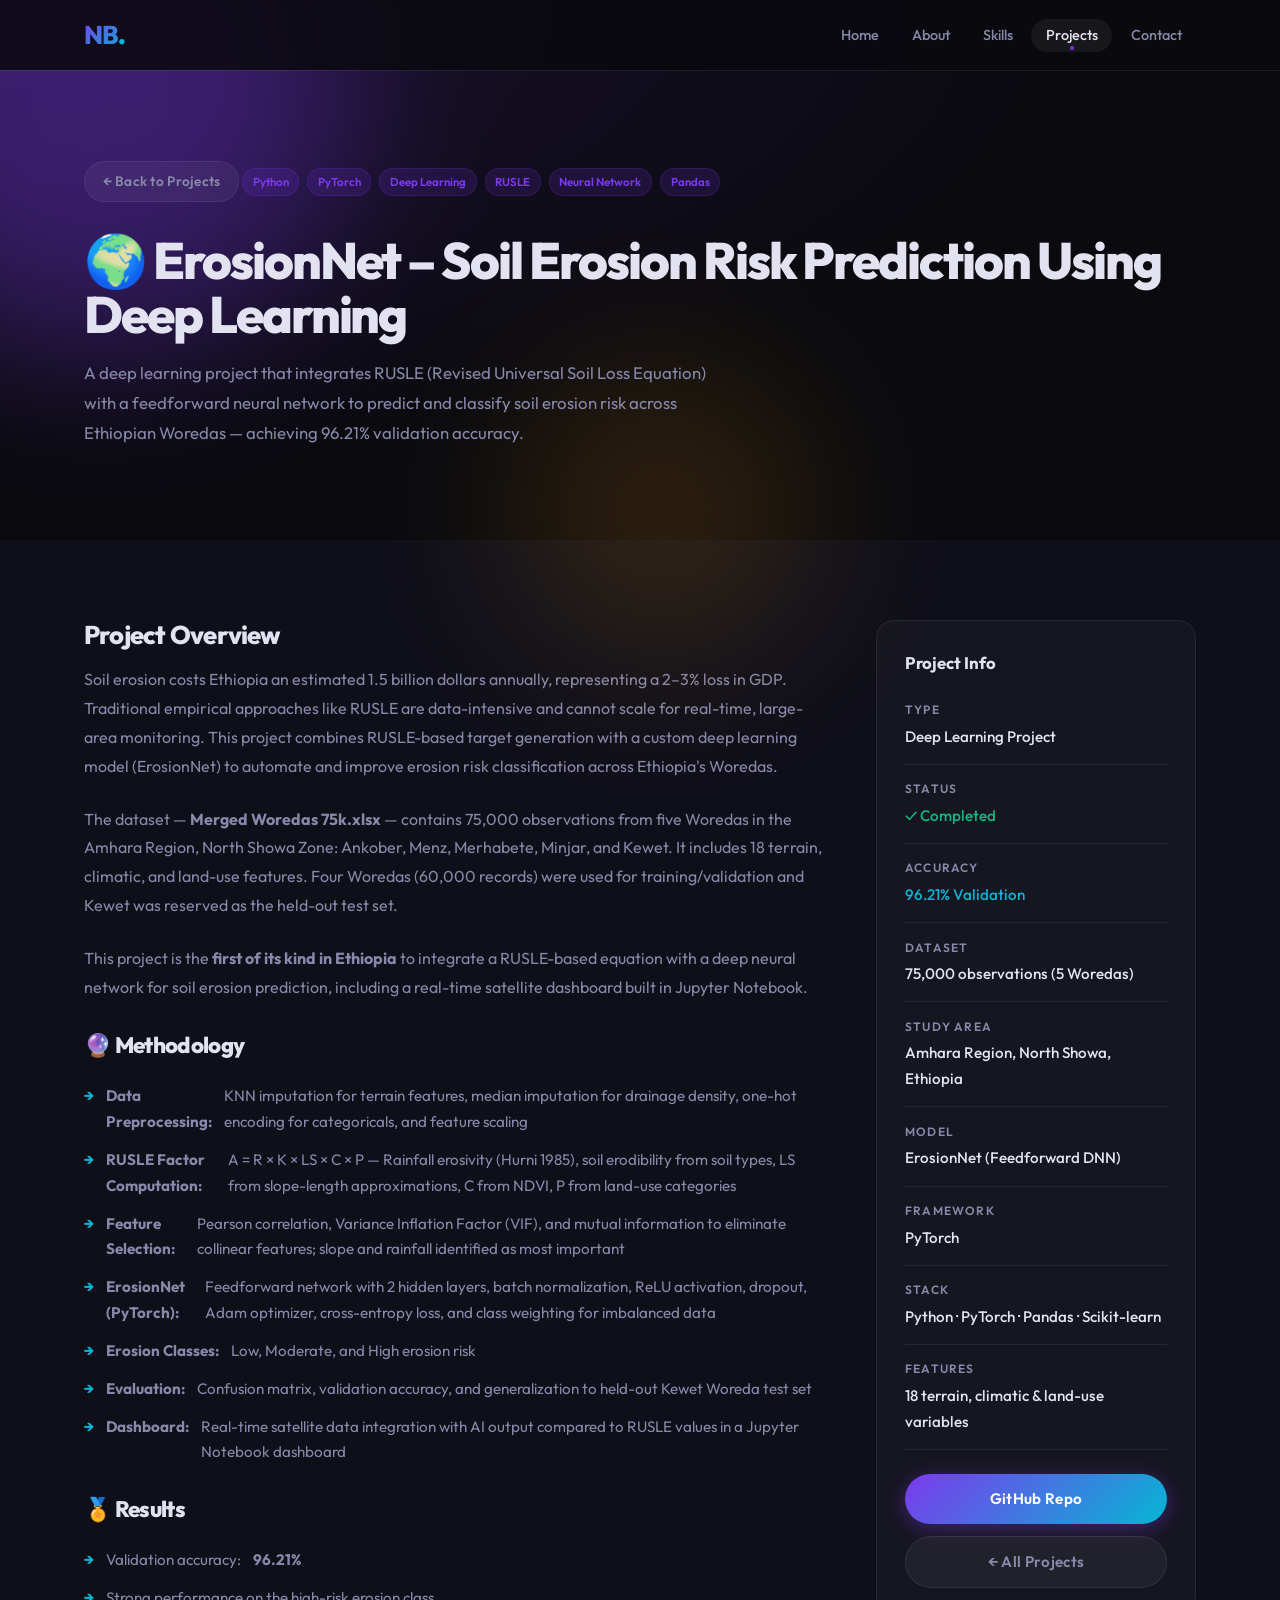
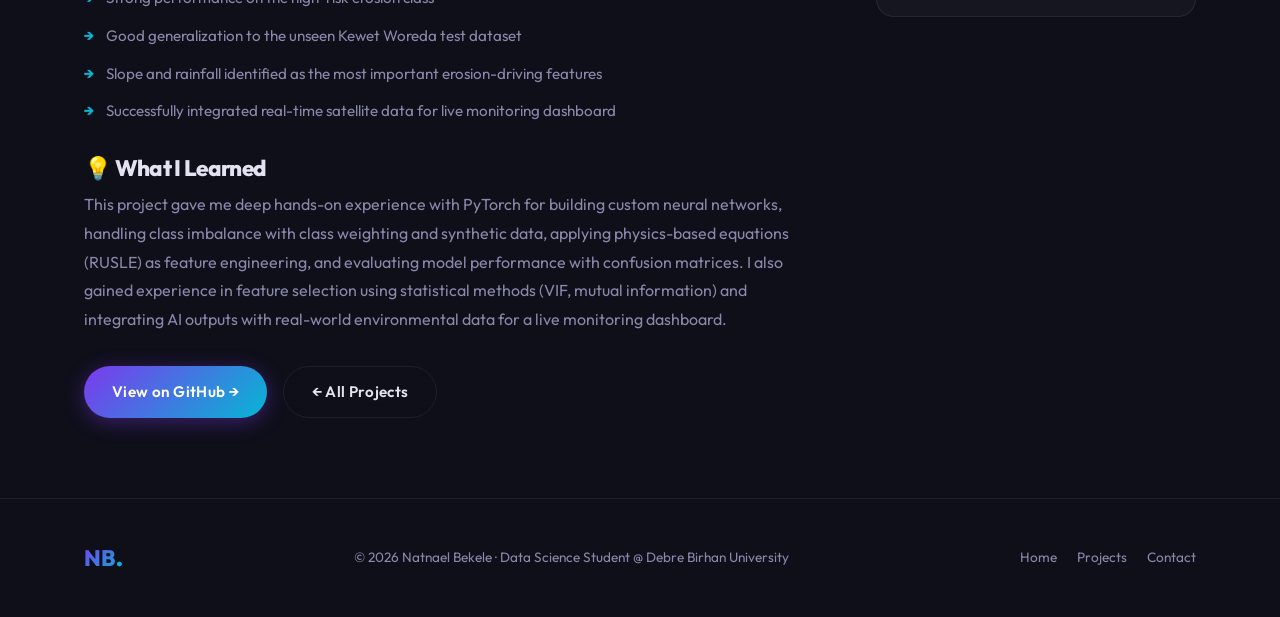
<file: project/project3.html>
<!DOCTYPE html>
<html lang="en">
<head>
  <meta charset="UTF-8" />
  <meta name="viewport" content="width=device-width, initial-scale=1.0" />
  <meta name="description" content="ErosionNet – Deep Learning Soil Erosion Prediction Project by Natnael Bekele. RUSLE-integrated neural network for Ethiopia." />
  <title>ErosionNet – Soil Erosion Prediction | Natnael Bekele</title>
  <link rel="preconnect" href="https://fonts.googleapis.com" />
  <link rel="preconnect" href="https://fonts.gstatic.com" crossorigin />
  <link href="https://fonts.googleapis.com/css2?family=Outfit:wght@300;400;500;600;700;800&family=Fira+Code:wght@400;500&display=swap" rel="stylesheet" />
  <link rel="stylesheet" href="../style.css" />
</head>
<body>

  <nav class="navbar scrolled" id="navbar">
    <div class="nav-container">
      <a href="../index.html#home" class="nav-logo">NB<span class="dot">.</span></a>
      <ul class="nav-links" id="nav-links">
        <li><a href="../index.html#home"     class="nav-link">Home</a></li>
        <li><a href="../index.html#about"    class="nav-link">About</a></li>
        <li><a href="../index.html#skills"   class="nav-link">Skills</a></li>
        <li><a href="../index.html#projects" class="nav-link active">Projects</a></li>
        <li><a href="../index.html#contact"  class="nav-link">Contact</a></li>
      </ul>
      <button class="hamburger" id="hamburger" aria-label="Toggle menu">
        <span></span><span></span><span></span>
      </button>
    </div>
  </nav>

  <section class="project-page-hero">
    <div class="hero-bg">
      <div class="orb orb-1"></div>
      <div class="orb orb-3"></div>
    </div>
    <div class="container" style="position:relative;z-index:1;width:100%;padding-block:4rem">
      <a href="../index.html#projects" class="btn btn-ghost btn-sm" style="margin-bottom:2rem;display:inline-flex">&#8592; Back to Projects</a>
      <div class="project-detail-badge">
        <span class="tag">Python</span>
        <span class="tag">PyTorch</span>
        <span class="tag">Deep Learning</span>
        <span class="tag">RUSLE</span>
        <span class="tag">Neural Network</span>
        <span class="tag">Pandas</span>
      </div>
      <h1 class="hero-name" style="font-size:clamp(1.8rem,4.5vw,3.2rem)">&#127757; ErosionNet – Soil Erosion Risk Prediction Using Deep Learning</h1>
      <p style="color:var(--clr-muted);max-width:640px;font-size:1.05rem;line-height:1.8;margin-top:1rem">
        A deep learning project that integrates RUSLE (Revised Universal Soil Loss Equation)
        with a feedforward neural network to predict and classify soil erosion risk across
        Ethiopian Woredas — achieving 96.21% validation accuracy.
      </p>
    </div>
  </section>

  <section class="project-page-content">
    <div class="container">
      <div class="project-page-grid">
        <div>
          <h2 class="section-title" style="font-size:1.6rem;margin-bottom:1rem">Project Overview</h2>
          <p style="color:var(--clr-muted);line-height:1.8;margin-bottom:1.5rem">
            Soil erosion costs Ethiopia an estimated 1.5 billion dollars annually, representing
            a 2–3% loss in GDP. Traditional empirical approaches like RUSLE are data-intensive
            and cannot scale for real-time, large-area monitoring. This project combines RUSLE-based
            target generation with a custom deep learning model (ErosionNet) to automate and
            improve erosion risk classification across Ethiopia's Woredas.
          </p>
          <p style="color:var(--clr-muted);line-height:1.8;margin-bottom:1.5rem">
            The dataset — <strong>Merged Woredas 75k.xlsx</strong> — contains 75,000 observations
            from five Woredas in the Amhara Region, North Showa Zone: Ankober, Menz, Merhabete,
            Minjar, and Kewet. It includes 18 terrain, climatic, and land-use features. Four
            Woredas (60,000 records) were used for training/validation and Kewet was reserved
            as the held-out test set.
          </p>
          <p style="color:var(--clr-muted);line-height:1.8">
            This project is the <strong>first of its kind in Ethiopia</strong> to integrate
            a RUSLE-based equation with a deep neural network for soil erosion prediction,
            including a real-time satellite dashboard built in Jupyter Notebook.
          </p>

          <h2 class="section-title" style="font-size:1.4rem;margin-block:2rem 0.5rem">&#128302; Methodology</h2>
          <ul class="feature-list">
            <li><strong>Data Preprocessing:</strong> KNN imputation for terrain features, median imputation for drainage density, one-hot encoding for categoricals, and feature scaling</li>
            <li><strong>RUSLE Factor Computation:</strong> A = R &times; K &times; LS &times; C &times; P — Rainfall erosivity (Hurni 1985), soil erodibility from soil types, LS from slope-length approximations, C from NDVI, P from land-use categories</li>
            <li><strong>Feature Selection:</strong> Pearson correlation, Variance Inflation Factor (VIF), and mutual information to eliminate collinear features; slope and rainfall identified as most important</li>
            <li><strong>ErosionNet (PyTorch):</strong> Feedforward network with 2 hidden layers, batch normalization, ReLU activation, dropout, Adam optimizer, cross-entropy loss, and class weighting for imbalanced data</li>
            <li><strong>Erosion Classes:</strong> Low, Moderate, and High erosion risk</li>
            <li><strong>Evaluation:</strong> Confusion matrix, validation accuracy, and generalization to held-out Kewet Woreda test set</li>
            <li><strong>Dashboard:</strong> Real-time satellite data integration with AI output compared to RUSLE values in a Jupyter Notebook dashboard</li>
          </ul>

          <h2 class="section-title" style="font-size:1.4rem;margin-block:2rem 0.5rem">&#127941; Results</h2>
          <ul class="feature-list">
            <li>Validation accuracy: <strong>96.21%</strong></li>
            <li>Strong performance on the high-risk erosion class</li>
            <li>Good generalization to the unseen Kewet Woreda test dataset</li>
            <li>Slope and rainfall identified as the most important erosion-driving features</li>
            <li>Successfully integrated real-time satellite data for live monitoring dashboard</li>
          </ul>

          <h2 class="section-title" style="font-size:1.4rem;margin-block:2rem 0.5rem">&#128161; What I Learned</h2>
          <p style="color:var(--clr-muted);line-height:1.8;margin-bottom:1rem">
            This project gave me deep hands-on experience with PyTorch for building custom
            neural networks, handling class imbalance with class weighting and synthetic data,
            applying physics-based equations (RUSLE) as feature engineering, and evaluating
            model performance with confusion matrices. I also gained experience in feature
            selection using statistical methods (VIF, mutual information) and integrating
            AI outputs with real-world environmental data for a live monitoring dashboard.
          </p>

          <div style="display:flex;gap:1rem;margin-top:2rem;flex-wrap:wrap">
            <a href="https://github.com/natib1621/ErosionNet-Soil-Erosion-Risk-Prediction-Using-Deep-Learning" target="_blank" rel="noopener" class="btn btn-primary">View on GitHub &#8594;</a>
            <a href="../index.html#projects" class="btn btn-outline">&#8592; All Projects</a>
          </div>
        </div>

        <aside class="project-sidebar-card">
          <h3 style="font-size:1.05rem;font-weight:700;margin-bottom:.5rem">Project Info</h3>
          <div class="sidebar-info-item">
            <span class="sidebar-label">Type</span>
            <span class="sidebar-value">Deep Learning Project</span>
          </div>
          <div class="sidebar-info-item">
            <span class="sidebar-label">Status</span>
            <span class="sidebar-value" style="color:#10b981">&#10003; Completed</span>
          </div>
          <div class="sidebar-info-item">
            <span class="sidebar-label">Accuracy</span>
            <span class="sidebar-value" style="color:var(--clr-accent2)">96.21% Validation</span>
          </div>
          <div class="sidebar-info-item">
            <span class="sidebar-label">Dataset</span>
            <span class="sidebar-value">75,000 observations (5 Woredas)</span>
          </div>
          <div class="sidebar-info-item">
            <span class="sidebar-label">Study Area</span>
            <span class="sidebar-value">Amhara Region, North Showa, Ethiopia</span>
          </div>
          <div class="sidebar-info-item">
            <span class="sidebar-label">Model</span>
            <span class="sidebar-value">ErosionNet (Feedforward DNN)</span>
          </div>
          <div class="sidebar-info-item">
            <span class="sidebar-label">Framework</span>
            <span class="sidebar-value">PyTorch</span>
          </div>
          <div class="sidebar-info-item">
            <span class="sidebar-label">Stack</span>
            <span class="sidebar-value">Python &middot; PyTorch &middot; Pandas &middot; Scikit-learn</span>
          </div>
          <div class="sidebar-info-item">
            <span class="sidebar-label">Features</span>
            <span class="sidebar-value">18 terrain, climatic &amp; land-use variables</span>
          </div>
          <div style="margin-top:1.5rem;display:flex;flex-direction:column;gap:.75rem">
            <a href="https://github.com/natib1621/ErosionNet-Soil-Erosion-Risk-Prediction-Using-Deep-Learning" target="_blank" rel="noopener" class="btn btn-primary btn-full">GitHub Repo</a>
            <a href="../index.html#projects" class="btn btn-ghost btn-full">&#8592; All Projects</a>
          </div>
        </aside>
      </div>
    </div>
  </section>

  <footer class="footer">
    <div class="container">
      <div class="footer-content">
        <p class="footer-logo">NB<span class="dot">.</span></p>
        <p class="footer-copy">&#169; 2026 Natnael Bekele &middot; Data Science Student @ Debre Birhan University</p>
        <div class="footer-links">
          <a href="../index.html#home">Home</a>
          <a href="../index.html#projects">Projects</a>
          <a href="../index.html#contact">Contact</a>
        </div>
      </div>
    </div>
  </footer>

  <script>
    const hamburger = document.getElementById('hamburger');
    const navLinks  = document.getElementById('nav-links');
    hamburger?.addEventListener('click', () => {
      hamburger.classList.toggle('open');
      navLinks.classList.toggle('open');
    });
  </script>
</body>
</html>
</file>
<file: style.css>
/* ============================================================
   PERSONAL PORTFOLIO — style.css
   ============================================================ */

/* 1. CSS Custom Properties */
:root {
  --clr-bg:      #0a0a0f;
  --clr-bg2:     #0f0f1a;
  --clr-surface: #13131f;
  --clr-border:  rgba(255,255,255,0.07);
  --clr-text:    #e2e2f0;
  --clr-muted:   #8888aa;
  --clr-accent1: #7c3aed;
  --clr-accent2: #06b6d4;
  --clr-accent3: #f59e0b;
  --grad-accent: linear-gradient(135deg,#7c3aed,#06b6d4);
  --radius-sm: 10px; --radius-md: 18px; --radius-lg: 28px;
  --shadow-card: 0 8px 40px rgba(0,0,0,.35);
  --shadow-glow: 0 0 30px rgba(124,58,237,.3);
  --transition: .3s cubic-bezier(.4,0,.2,1);
  --max-width: 1160px;
  --nav-h: 70px;
}

/* 2. Reset */
*,*::before,*::after{box-sizing:border-box;margin:0;padding:0}
html{scroll-behavior:smooth;scroll-padding-top:var(--nav-h)}
body{font-family:'Outfit',sans-serif;background:var(--clr-bg);color:var(--clr-text);line-height:1.7;overflow-x:hidden}
img{display:block;max-width:100%} a{color:inherit;text-decoration:none} button{cursor:pointer;font-family:inherit} ul{list-style:none}

/* 3. Utility */
.container{max-width:var(--max-width);margin-inline:auto;padding-inline:1.5rem}
.gradient-text{background:var(--grad-accent);-webkit-background-clip:text;-webkit-text-fill-color:transparent;background-clip:text}
.hidden{display:none!important}

/* 4. Buttons */
.btn{display:inline-flex;align-items:center;gap:.5rem;padding:.75rem 1.75rem;border-radius:100px;font-size:.95rem;font-weight:600;transition:var(--transition);border:none;letter-spacing:.02em;white-space:nowrap}
.btn-primary{background:var(--grad-accent);color:#fff;box-shadow:0 4px 20px rgba(124,58,237,.4)}
.btn-primary:hover{transform:translateY(-2px);box-shadow:0 8px 32px rgba(124,58,237,.6)}
.btn-outline{background:transparent;color:var(--clr-text);border:1.5px solid var(--clr-border);backdrop-filter:blur(8px)}
.btn-outline:hover{border-color:var(--clr-accent1);color:var(--clr-accent1);transform:translateY(-2px)}
.btn-ghost{background:rgba(255,255,255,.05);color:var(--clr-muted);border:1.5px solid var(--clr-border)}
.btn-ghost:hover{color:var(--clr-text);background:rgba(255,255,255,.08)}
.btn-sm{padding:.5rem 1.1rem;font-size:.85rem}
.btn-full{width:100%;justify-content:center}

/* 5. Navbar */
.navbar{position:fixed;top:0;left:0;right:0;z-index:1000;height:var(--nav-h);display:flex;align-items:center;transition:background var(--transition),box-shadow var(--transition)}
.navbar.scrolled{background:rgba(10,10,15,.85);backdrop-filter:blur(20px);box-shadow:0 1px 0 var(--clr-border)}
.nav-container{width:100%;max-width:var(--max-width);margin-inline:auto;padding-inline:1.5rem;display:flex;align-items:center;justify-content:space-between}
.nav-logo{font-size:1.6rem;font-weight:800;letter-spacing:-.03em;background:var(--grad-accent);-webkit-background-clip:text;-webkit-text-fill-color:transparent;background-clip:text}
.dot{-webkit-text-fill-color:var(--clr-accent2)}
.nav-links{display:flex;align-items:center;gap:.25rem}
.nav-link{padding:.45rem .9rem;border-radius:100px;font-size:.9rem;font-weight:500;color:var(--clr-muted);transition:var(--transition);position:relative}
.nav-link:hover,.nav-link.active{color:var(--clr-text);background:rgba(255,255,255,.06)}
.nav-link.active::after{content:'';display:block;width:4px;height:4px;border-radius:50%;background:var(--clr-accent1);position:absolute;bottom:2px;left:50%;transform:translateX(-50%)}
.hamburger{display:none;flex-direction:column;gap:5px;background:none;border:none;padding:.5rem}
.hamburger span{display:block;width:24px;height:2px;background:var(--clr-text);border-radius:2px;transition:var(--transition)}
.hamburger.open span:nth-child(1){transform:translateY(7px) rotate(45deg)}
.hamburger.open span:nth-child(2){opacity:0}
.hamburger.open span:nth-child(3){transform:translateY(-7px) rotate(-45deg)}

/* 6. Section Shared */
.section{padding-block:6rem}
.section-header{text-align:center;margin-bottom:3.5rem}
.section-label{display:inline-block;font-size:.8rem;font-weight:600;letter-spacing:.15em;text-transform:uppercase;color:var(--clr-accent2);margin-bottom:.75rem}
.section-title{font-size:clamp(2rem,5vw,3rem);font-weight:800;letter-spacing:-.03em;line-height:1.15}

/* 7. Hero */
.hero{min-height:100vh;display:flex;align-items:center;position:relative;overflow:hidden;background:radial-gradient(ellipse at top left,rgba(124,58,237,.15),transparent 60%),radial-gradient(ellipse at bottom right,rgba(6,182,212,.10),transparent 60%),var(--clr-bg);padding-top:var(--nav-h)}
.hero-bg{position:absolute;inset:0;pointer-events:none}
.orb{position:absolute;border-radius:50%;filter:blur(80px);opacity:.35}
.orb-1{width:500px;height:500px;background:var(--clr-accent1);top:-150px;left:-150px}
.orb-2{width:400px;height:400px;background:var(--clr-accent2);bottom:-100px;right:-100px}
.orb-3{width:300px;height:300px;background:var(--clr-accent3);top:40%;left:40%;opacity:.15}
.hero-content{position:relative;z-index:1;max-width:var(--max-width);margin-inline:auto;padding-inline:1.5rem;display:flex;align-items:center;justify-content:space-between;gap:3rem;width:100%;padding-block:4rem}
.hero-text{flex:1;max-width:580px}
.hero-greeting{font-size:1.1rem;font-weight:500;color:var(--clr-muted);margin-bottom:.75rem;animation:fadeUp .6s .1s both}
.hero-name{font-size:clamp(2.8rem,7vw,5rem);font-weight:800;letter-spacing:-.04em;line-height:1.05;margin-bottom:1rem;animation:fadeUp .6s .2s both}
.hero-title-wrapper{font-size:clamp(1.1rem,2.5vw,1.4rem);font-weight:500;color:var(--clr-muted);margin-bottom:1.5rem;animation:fadeUp .6s .3s both;min-height:2rem}
.hero-title-dynamic{color:var(--clr-accent2);font-family:'Fira Code',monospace}
.cursor-blink{color:var(--clr-accent1);animation:blink 1s step-end infinite}
.hero-description{font-size:1.05rem;color:var(--clr-muted);line-height:1.8;margin-bottom:2rem;max-width:500px;animation:fadeUp .6s .4s both}
.hero-cta{display:flex;gap:1rem;flex-wrap:wrap;margin-bottom:2rem;animation:fadeUp .6s .5s both}
.hero-social{display:flex;gap:.75rem;animation:fadeUp .6s .6s both}
.social-link{display:flex;align-items:center;justify-content:center;width:42px;height:42px;border-radius:50%;background:rgba(255,255,255,.05);border:1.5px solid var(--clr-border);color:var(--clr-muted);transition:var(--transition)}
.social-link svg{width:18px;height:18px}
.social-link:hover{background:var(--clr-accent1);color:#fff;border-color:var(--clr-accent1);transform:translateY(-3px);box-shadow:0 8px 20px rgba(124,58,237,.4)}
.hero-image-wrapper{position:relative;flex-shrink:0;animation:fadeUp .8s .3s both}
.hero-image{width:340px;height:340px;object-fit:cover;border-radius:50%;position:relative;z-index:2;border:3px solid rgba(124,58,237,.5)}
.hero-image-ring{position:absolute;inset:-12px;border-radius:50%;border:2px solid rgba(124,58,237,.5);animation:spin 8s linear infinite}
.ring-2{inset:-24px;border:1px dashed rgba(6,182,212,.3);animation-duration:15s;animation-direction:reverse}
.hero-badge{position:absolute;bottom:10px;right:-10px;display:flex;align-items:center;gap:.5rem;background:rgba(10,10,15,.8);backdrop-filter:blur(12px);border:1.5px solid rgba(16,185,129,.4);border-radius:100px;padding:.4rem .9rem;font-size:.8rem;font-weight:600;color:#10b981;z-index:3}
.badge-dot{width:8px;height:8px;border-radius:50%;background:#10b981;box-shadow:0 0 8px #10b981;animation:pulse 2s ease infinite}
.scroll-indicator{position:absolute;bottom:2rem;left:50%;transform:translateX(-50%);display:flex;flex-direction:column;align-items:center;gap:.4rem;font-size:.75rem;color:var(--clr-muted);letter-spacing:.1em;text-transform:uppercase;animation:fadeUp 1s 1s both}
.scroll-arrow{width:20px;height:20px;border-right:2px solid var(--clr-muted);border-bottom:2px solid var(--clr-muted);transform:rotate(45deg);animation:bounce 1.5s ease infinite}

/* 8. About */
.about-section{background:var(--clr-bg2)}
.about-grid{display:grid;grid-template-columns:repeat(auto-fit,minmax(240px,1fr));gap:1.25rem;margin-bottom:3rem}
.about-card{background:rgba(255,255,255,.03);border:1.5px solid var(--clr-border);border-radius:var(--radius-md);padding:1.75rem;transition:var(--transition);backdrop-filter:blur(8px)}
.about-card:hover{border-color:rgba(124,58,237,.4);transform:translateY(-4px);box-shadow:var(--shadow-card)}
.card-icon{font-size:2rem;margin-bottom:.75rem}
.about-card h3{font-size:1.05rem;font-weight:700;margin-bottom:.6rem}
.about-card p{color:var(--clr-muted);font-size:.95rem}
.about-stats{display:grid;grid-template-columns:repeat(auto-fit,minmax(180px,1fr));gap:1rem}
.stat-item{text-align:center;padding:2rem 1rem;background:rgba(255,255,255,.025);border:1.5px solid var(--clr-border);border-radius:var(--radius-md);transition:var(--transition)}
.stat-item:hover{border-color:var(--clr-accent2)}
.stat-number{display:inline-block;font-size:3rem;font-weight:800;line-height:1;background:var(--grad-accent);-webkit-background-clip:text;-webkit-text-fill-color:transparent;background-clip:text}
.stat-plus{font-size:2rem;font-weight:700;color:var(--clr-accent2)}
.stat-label{display:block;color:var(--clr-muted);font-size:.85rem;margin-top:.4rem}

/* 9. Skills */
.skills-section{background:var(--clr-bg)}
.skills-categories{display:flex;justify-content:center;gap:.5rem;margin-bottom:2.5rem;flex-wrap:wrap}
.skill-tab{padding:.5rem 1.25rem;border-radius:100px;border:1.5px solid var(--clr-border);background:transparent;color:var(--clr-muted);font-size:.9rem;font-weight:600;transition:var(--transition)}
.skill-tab:hover{color:var(--clr-text);border-color:var(--clr-accent1)}
.skill-tab.active{background:var(--grad-accent);border-color:transparent;color:#fff;box-shadow:0 4px 16px rgba(124,58,237,.4)}
.skills-grid{display:grid;grid-template-columns:repeat(auto-fill,minmax(160px,1fr));gap:1rem}
.skill-card{display:flex;flex-direction:column;align-items:center;gap:.6rem;padding:1.5rem 1rem;background:rgba(255,255,255,.03);border:1.5px solid var(--clr-border);border-radius:var(--radius-md);text-align:center;font-size:.9rem;font-weight:600;transition:var(--transition);animation:fadeUp .4s both;cursor:default}
.skill-card:hover{border-color:var(--clr-accent1);transform:translateY(-4px);box-shadow:0 8px 24px rgba(124,58,237,.2)}
.skill-icon{font-size:2rem}
.skill-bar-wrap{height:4px;width:100%;background:rgba(255,255,255,.06);border-radius:2px;overflow:hidden}
.skill-bar{height:100%;border-radius:2px;background:var(--grad-accent);width:0;transition:width 1s ease .2s}

/* 10. Projects */
.projects-section{background:var(--clr-bg2)}
.projects-grid{display:grid;grid-template-columns:repeat(auto-fit,minmax(300px,1fr));gap:1.5rem}
.project-card{background:rgba(255,255,255,.03);border:1.5px solid var(--clr-border);border-radius:var(--radius-lg);padding:2rem;display:flex;flex-direction:column;gap:1rem;transition:var(--transition);position:relative;overflow:hidden}
.project-card:hover{border-color:rgba(124,58,237,.5);transform:translateY(-6px);box-shadow:var(--shadow-card),var(--shadow-glow)}
.project-card-top{display:flex;justify-content:space-between;align-items:flex-start}
.project-number{font-size:.75rem;font-weight:700;color:var(--clr-accent1);letter-spacing:.1em;font-family:'Fira Code',monospace}
.project-tags{display:flex;gap:.4rem;flex-wrap:wrap}
.tag{display:inline-block;padding:.2rem .6rem;border-radius:100px;font-size:.72rem;font-weight:600;background:rgba(124,58,237,.15);color:var(--clr-accent1);border:1px solid rgba(124,58,237,.2)}
.project-icon-wrap{font-size:2.5rem}
.project-title{font-size:1.25rem;font-weight:700}
.project-desc{color:var(--clr-muted);font-size:.92rem;line-height:1.7;flex:1}
.project-card-footer{display:flex;gap:.75rem;flex-wrap:wrap;margin-top:auto}

/* 11. Contact */
.contact-section{background:var(--clr-bg)}
.contact-wrapper{display:grid;grid-template-columns:1fr 1.4fr;gap:4rem;align-items:start}
.contact-info h3{font-size:1.6rem;font-weight:700;margin-bottom:1rem}
.contact-info p{color:var(--clr-muted);line-height:1.8;margin-bottom:2rem}
.contact-details{display:flex;flex-direction:column;gap:1rem}
.contact-detail-item{display:flex;align-items:center;gap:1rem;padding:1rem 1.25rem;background:rgba(255,255,255,.03);border:1.5px solid var(--clr-border);border-radius:var(--radius-sm);transition:var(--transition)}
.contact-detail-item:hover{border-color:var(--clr-accent1)}
.contact-detail-icon{font-size:1.4rem}
.contact-detail-label{display:block;font-size:.72rem;font-weight:600;letter-spacing:.1em;text-transform:uppercase;color:var(--clr-muted);margin-bottom:.1rem}
.contact-detail-value{font-size:.95rem;font-weight:500}
.contact-form{display:flex;flex-direction:column;gap:1.25rem;background:rgba(255,255,255,.025);border:1.5px solid var(--clr-border);border-radius:var(--radius-lg);padding:2.5rem;backdrop-filter:blur(10px)}
.form-group{display:flex;flex-direction:column;gap:.4rem}
.form-group label{font-size:.85rem;font-weight:600;color:var(--clr-muted);letter-spacing:.04em}
.form-group input,.form-group textarea{background:rgba(255,255,255,.04);border:1.5px solid var(--clr-border);border-radius:var(--radius-sm);padding:.75rem 1rem;color:var(--clr-text);font-size:.95rem;font-family:inherit;transition:var(--transition);resize:vertical;outline:none}
.form-group input:focus,.form-group textarea:focus{border-color:var(--clr-accent1);background:rgba(124,58,237,.05);box-shadow:0 0 0 3px rgba(124,58,237,.15)}
.form-group input.error,.form-group textarea.error{border-color:#ef4444}
.form-error{font-size:.8rem;color:#ef4444;margin-top:.1rem}
.form-success{display:flex;align-items:center;gap:.6rem;padding:.9rem 1rem;background:rgba(16,185,129,.1);border:1.5px solid rgba(16,185,129,.3);border-radius:var(--radius-sm);color:#10b981;font-size:.9rem;font-weight:600}

/* 12. Footer */
.footer{background:var(--clr-bg2);border-top:1px solid var(--clr-border);padding-block:2.5rem}
.footer-content{display:flex;align-items:center;justify-content:space-between;flex-wrap:wrap;gap:1rem}
.footer-logo{font-size:1.4rem;font-weight:800;background:var(--grad-accent);-webkit-background-clip:text;-webkit-text-fill-color:transparent;background-clip:text}
.footer-copy{color:var(--clr-muted);font-size:.85rem}
.footer-links{display:flex;gap:1.25rem}
.footer-links a{color:var(--clr-muted);font-size:.85rem;transition:var(--transition)}
.footer-links a:hover{color:var(--clr-accent2)}

/* 13. Back to top */
.back-to-top{position:fixed;bottom:2rem;right:2rem;width:44px;height:44px;border-radius:50%;background:var(--grad-accent);color:#fff;border:none;font-size:1.1rem;display:flex;align-items:center;justify-content:center;opacity:0;pointer-events:none;transition:var(--transition);z-index:999;box-shadow:0 4px 16px rgba(124,58,237,.4)}
.back-to-top.visible{opacity:1;pointer-events:auto}
.back-to-top:hover{transform:translateY(-3px);box-shadow:0 8px 24px rgba(124,58,237,.6)}

/* 14. Scroll reveal */
.reveal{opacity:0;transform:translateY(32px);transition:opacity .65s ease,transform .65s ease}
.reveal.visible{opacity:1;transform:none}

/* 15. Animations */
@keyframes fadeUp{from{opacity:0;transform:translateY(24px)}to{opacity:1;transform:none}}
@keyframes blink{0%,100%{opacity:1}50%{opacity:0}}
@keyframes bounce{0%,100%{transform:rotate(45deg) translateY(0)}50%{transform:rotate(45deg) translateY(6px)}}
@keyframes spin{to{transform:rotate(360deg)}}
@keyframes pulse{0%,100%{box-shadow:0 0 0 0 rgba(16,185,129,.4)}50%{box-shadow:0 0 0 6px rgba(16,185,129,0)}}

/* 16. Project Pages */
.project-page-hero{min-height:60vh;display:flex;align-items:center;background:radial-gradient(ellipse at top left,rgba(124,58,237,.15),transparent 60%),var(--clr-bg);padding-top:var(--nav-h)}
.project-page-content{padding-block:5rem;background:var(--clr-bg2)}
.project-page-grid{display:grid;grid-template-columns:1fr 320px;gap:3rem;align-items:start}
.project-detail-badge{display:inline-flex;gap:.5rem;flex-wrap:wrap;margin-bottom:1.5rem}
.feature-list{list-style:none;display:flex;flex-direction:column;gap:.75rem;margin-block:1.5rem}
.feature-list li{display:flex;gap:.75rem;color:var(--clr-muted);font-size:.95rem}
.feature-list li::before{content:'→';color:var(--clr-accent2);font-weight:700;flex-shrink:0}
.project-sidebar-card{background:rgba(255,255,255,.03);border:1.5px solid var(--clr-border);border-radius:var(--radius-md);padding:1.75rem;position:sticky;top:calc(var(--nav-h) + 1rem)}
.sidebar-info-item{display:flex;flex-direction:column;gap:.2rem;padding-block:.9rem;border-bottom:1px solid var(--clr-border)}
.sidebar-info-item:last-of-type{border-bottom:none}
.sidebar-label{font-size:.75rem;color:var(--clr-muted);text-transform:uppercase;letter-spacing:.1em;font-weight:600}
.sidebar-value{font-size:.95rem;font-weight:500}

/* 17. Responsive */
@media(max-width:900px){
  .hero-content{flex-direction:column-reverse;text-align:center;padding-block:3rem}
  .hero-text{display:flex;flex-direction:column;align-items:center}
  .hero-image{width:260px;height:260px}
  .contact-wrapper{grid-template-columns:1fr}
  .project-page-grid{grid-template-columns:1fr}
  .project-sidebar-card{position:static}
  .footer-content{flex-direction:column;text-align:center;align-items:center}
}
@media(max-width:680px){
  .nav-links{position:fixed;top:var(--nav-h);left:0;right:0;flex-direction:column;background:rgba(10,10,15,.97);backdrop-filter:blur(20px);padding:1.5rem;border-bottom:1px solid var(--clr-border);display:none;gap:.25rem}
  .nav-links.open{display:flex}
  .nav-link{padding:.75rem 1rem;width:100%;border-radius:var(--radius-sm)}
  .hamburger{display:flex}
  .section{padding-block:4rem}
  .contact-form{padding:1.5rem}
  .about-stats{grid-template-columns:repeat(2,1fr)}
}
</file>
